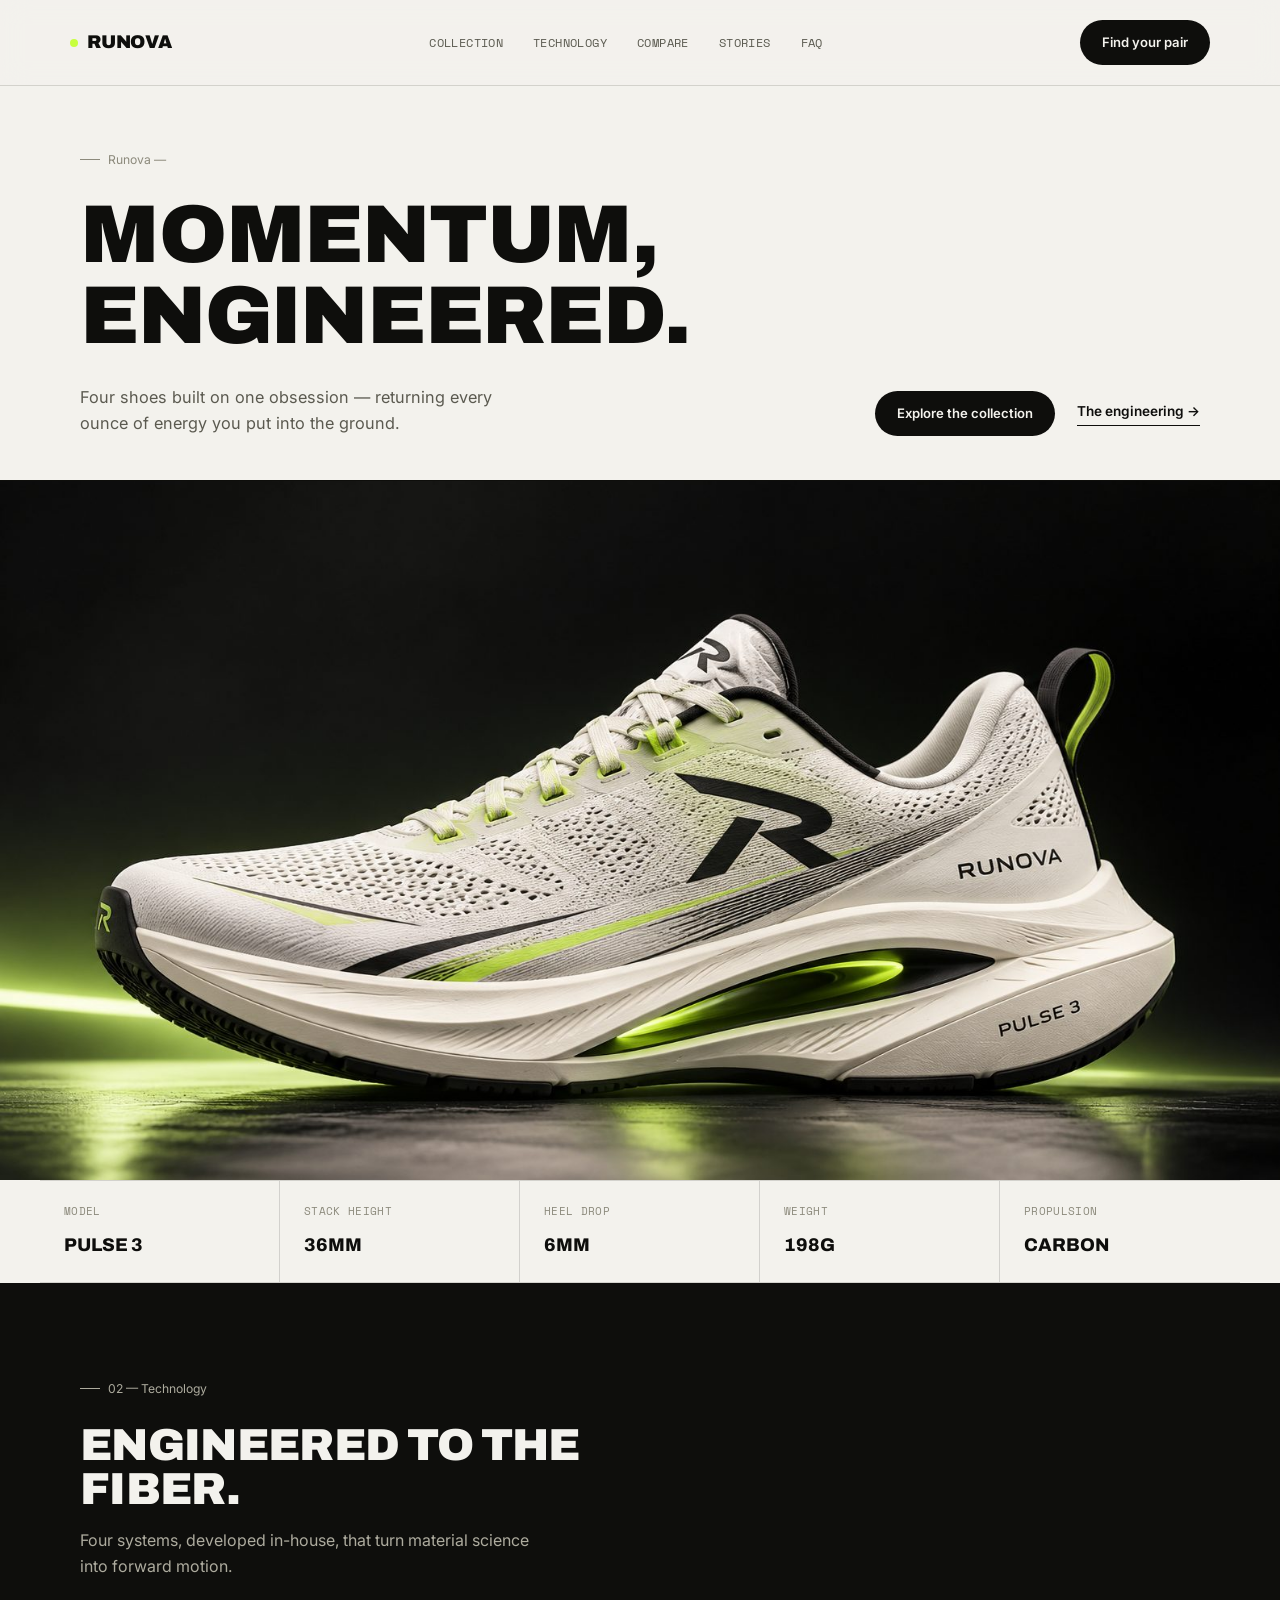
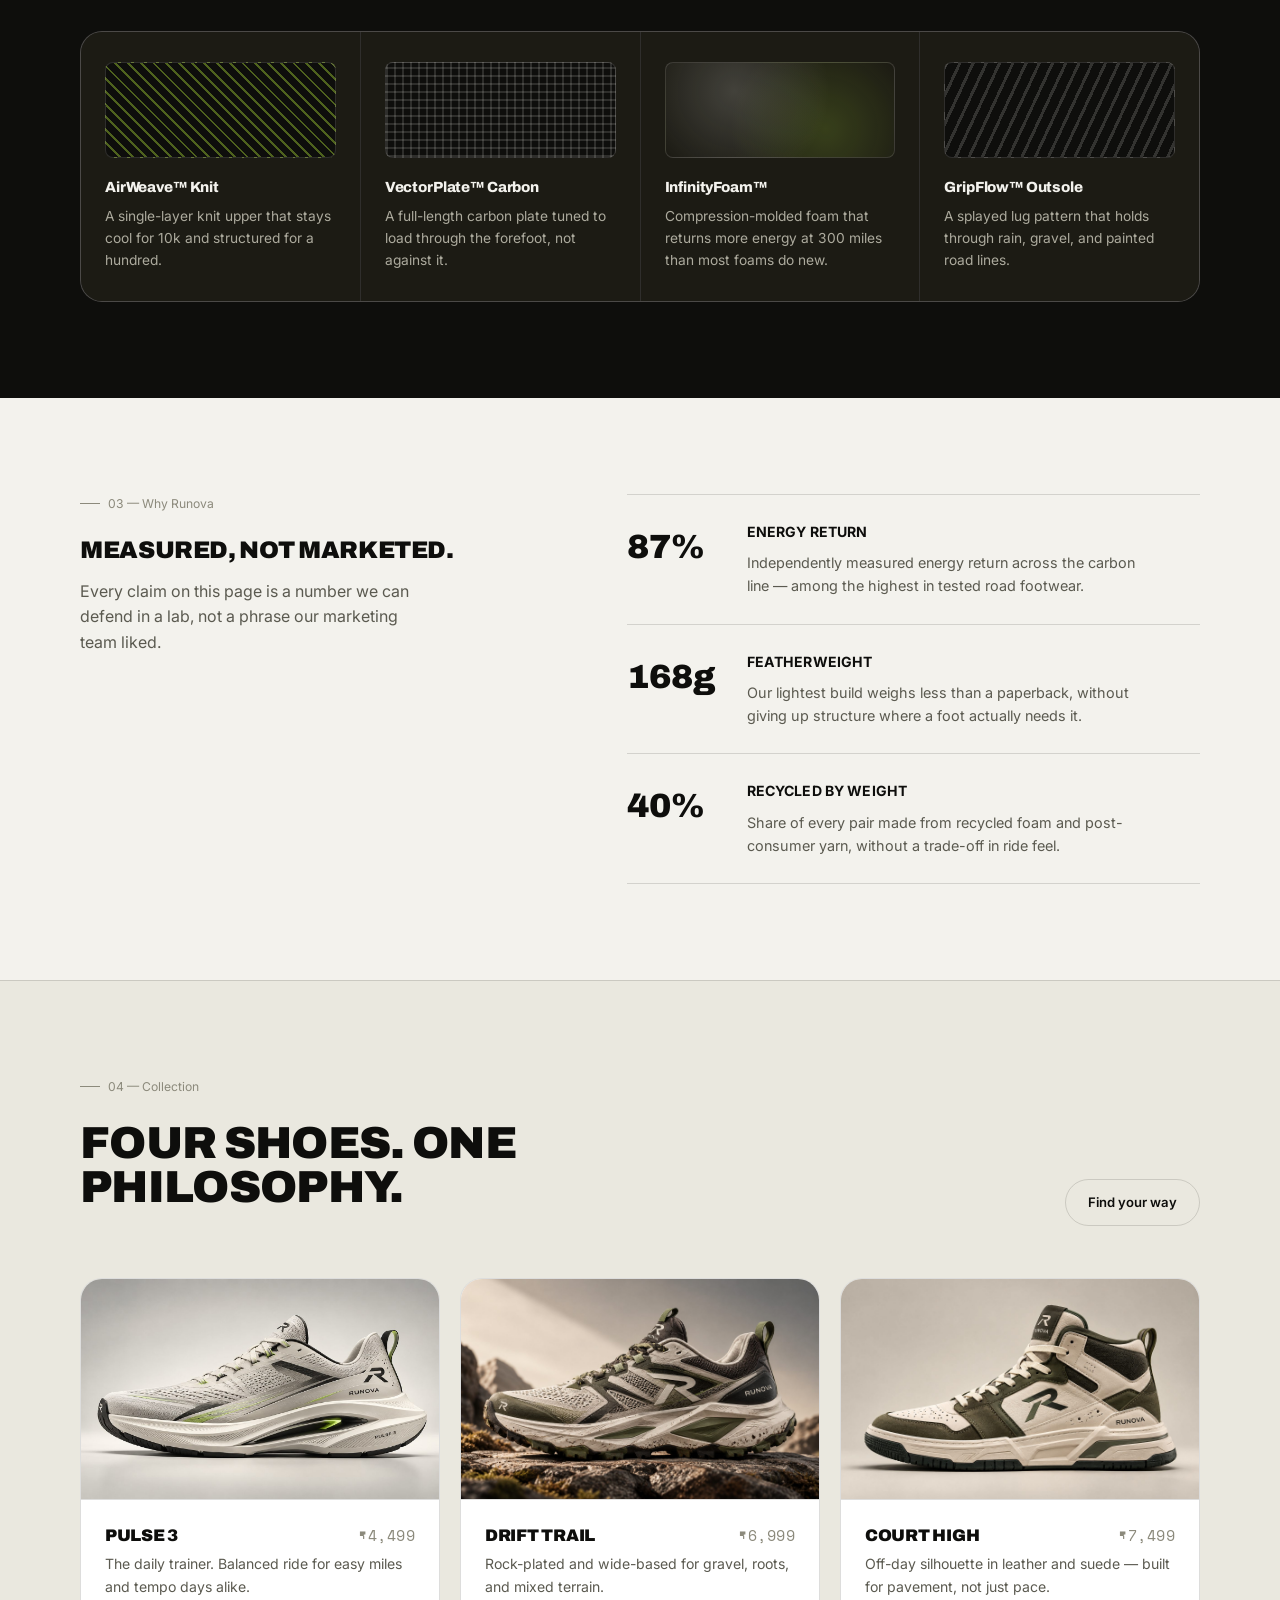
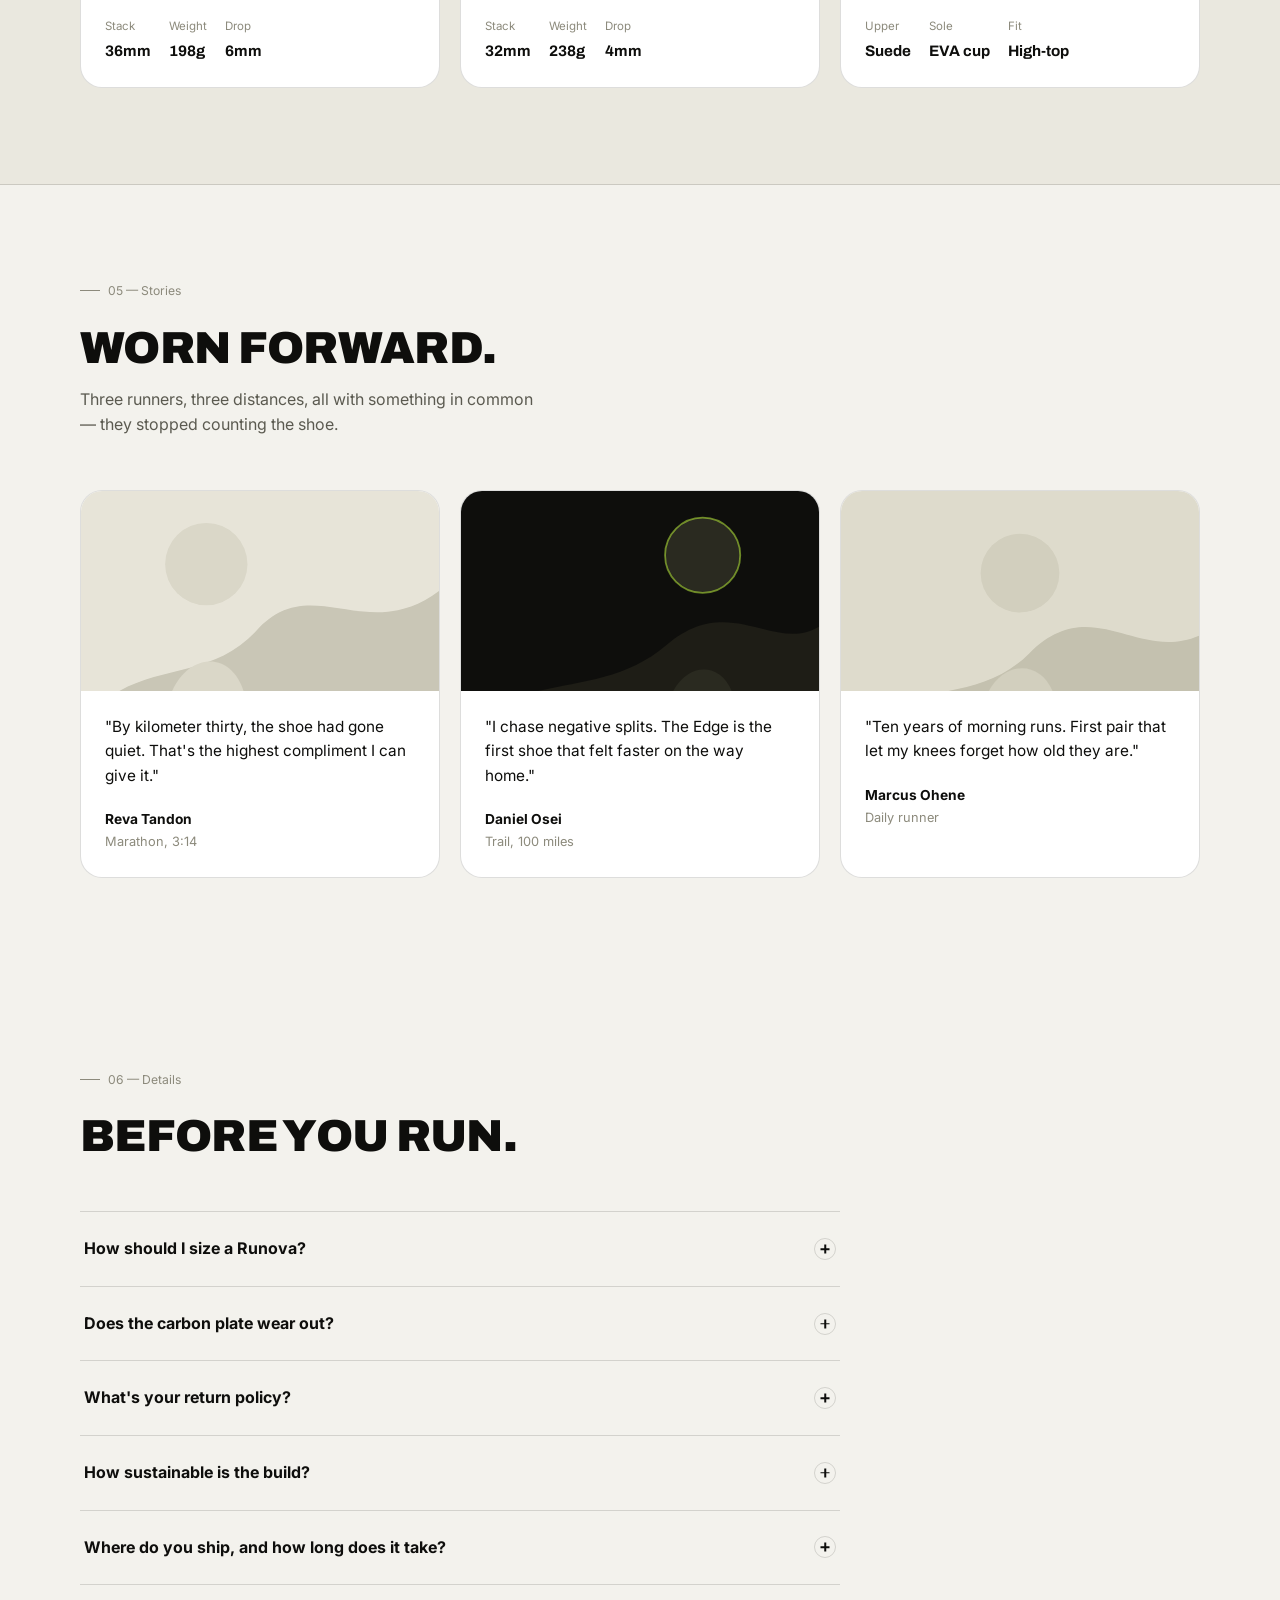
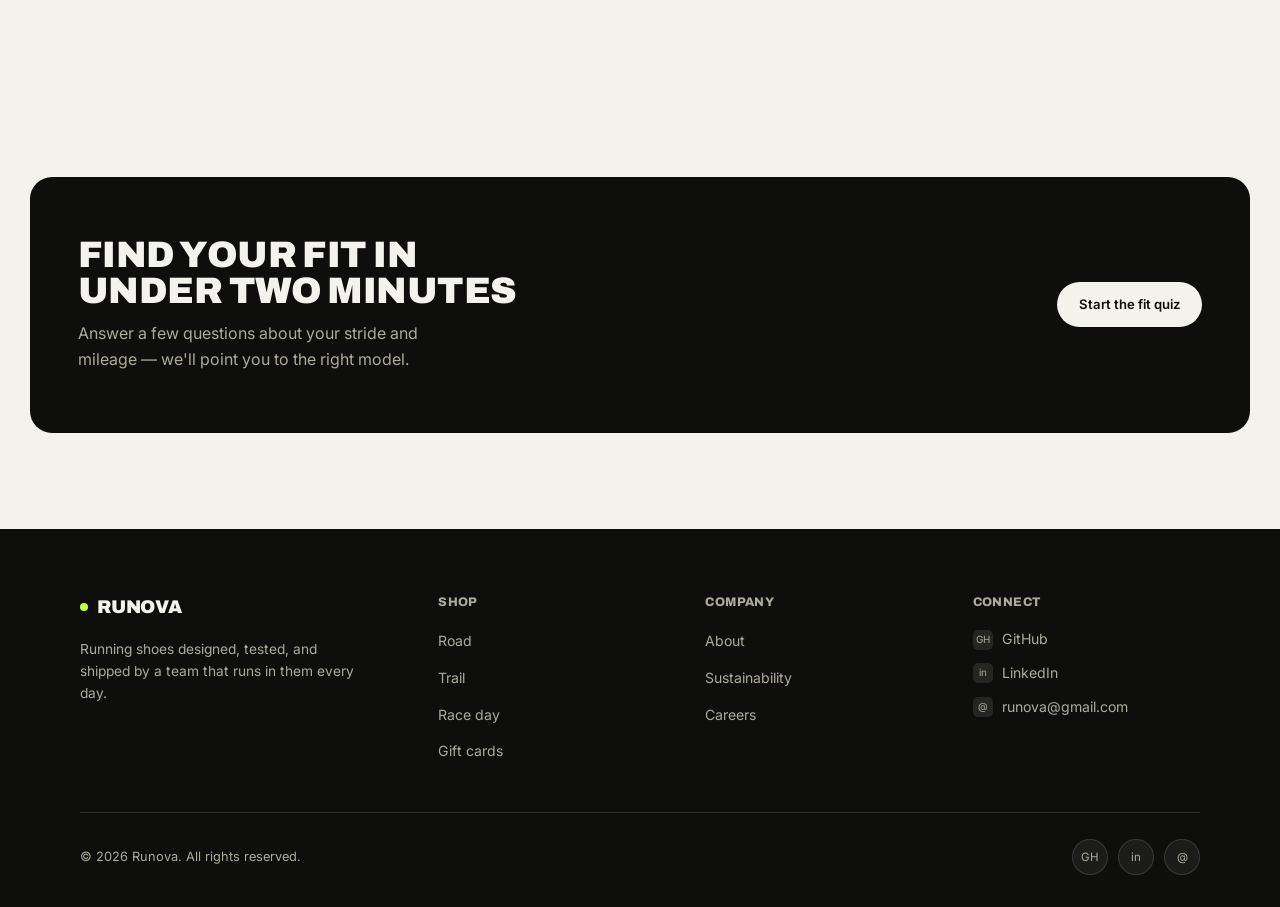
<file: WebDev-L1-LandingPage/index.html>
<!DOCTYPE html>
<html lang="en">
<head>
<meta charset="UTF-8">
<meta name="viewport" content="width=device-width, initial-scale=1.0">
<title>Runova — Momentum, Engineered.</title>
<link rel="preconnect" href="https://fonts.googleapis.com">
<link rel="preconnect" href="https://fonts.gstatic.com" crossorigin>
<link href="https://fonts.googleapis.com/css2?family=Archivo:wght@600;800;900&family=Space+Mono:wght@400;700&family=Inter:wght@400;500;600&display=swap" rel="stylesheet">
<link rel="stylesheet" href="style.css">
</head>
<body>

  <header class="nav">
    <div class="nav-inner">
      <a href="#top" class="logo"><span class="logo-dot"></span>Runova</a>
      <nav class="nav-links mono">
        <a href="#lineup">Collection</a>
        <a href="#tech">Technology</a>
        <a href="#measured">Compare</a>
        <a href="#stories">Stories</a>
        <a href="#faq">FAQ</a>
      </nav>
      <a href="#lineup" class="btn btn-solid">Find your pair</a>
    </div>
  </header>

  <main id="top">
    <section class="hero">
      <div class="wrap">
        <div class="eyebrow"><span class="dash"></span>Runova —</div>
        <h1>Momentum,<br>engineered.</h1>
        <div class="hero-sub-row">
          <p>Four shoes built on one obsession — returning every ounce of energy you put into the ground.</p>
          <div class="hero-cta">
            <a href="#lineup" class="btn btn-solid">Explore the collection</a>
            <a href="#tech" class="text-link">The engineering →</a>
          </div>
        </div>
      </div>

      <div class="hero-visual" style="--hero-h:460px; --hero-h-mobile:280px; --hero-pos:center 35%;">
        <img class="hero-photo" src="images/pulse3-hero.jpg" alt="Runova Pulse 3 running shoe, side profile">
      </div>

      <div class="wrap" style="padding:0;">
        <div class="spec-row">
          <div class="spec-cell"><div class="lbl mono">Model</div><div class="val">Pulse 3</div></div>
          <div class="spec-cell"><div class="lbl mono">Stack height</div><div class="val">36mm</div></div>
          <div class="spec-cell"><div class="lbl mono">Heel drop</div><div class="val">6mm</div></div>
          <div class="spec-cell"><div class="lbl mono">Weight</div><div class="val">198g</div></div>
          <div class="spec-cell"><div class="lbl mono">Propulsion</div><div class="val">Carbon</div></div>
        </div>
      </div>
    </section>

    <section class="tech" id="tech">
      <div class="wrap">
        <div class="eyebrow"><span class="dash"></span>02 — Technology</div>
        <div class="section-head">
          <h2>Engineered to the fiber.</h2>
          <p>Four systems, developed in-house, that turn material science into forward motion.</p>
        </div>
        <div class="tech-grid">
          <article class="tech-card">
            <div class="tech-swatch tex-knit"></div>
            <h3>AirWeave™ Knit</h3>
            <p>A single-layer knit upper that stays cool for 10k and structured for a hundred.</p>
          </article>
          <article class="tech-card">
            <div class="tech-swatch tex-carbon"></div>
            <h3>VectorPlate™ Carbon</h3>
            <p>A full-length carbon plate tuned to load through the forefoot, not against it.</p>
          </article>
          <article class="tech-card">
            <div class="tech-swatch tex-foam"></div>
            <h3>InfinityFoam™</h3>
            <p>Compression-molded foam that returns more energy at 300 miles than most foams do new.</p>
          </article>
          <article class="tech-card">
            <div class="tech-swatch tex-outsole"></div>
            <h3>GripFlow™ Outsole</h3>
            <p>A splayed lug pattern that holds through rain, gravel, and painted road lines.</p>
          </article>
        </div>
      </div>
    </section>

    <section class="measured" id="measured">
      <div class="wrap">
        <div class="copy">
          <div class="eyebrow"><span class="dash"></span>03 — Why Runova</div>
          <h2>Measured, not marketed.</h2>
          <p>Every claim on this page is a number we can defend in a lab, not a phrase our marketing team liked.</p>
        </div>
        <div class="stat-list">
          <div class="stat-row">
            <div class="num">87%</div>
            <div class="body">
              <h4>Energy return</h4>
              <p>Independently measured energy return across the carbon line — among the highest in tested road footwear.</p>
            </div>
          </div>
          <div class="stat-row">
            <div class="num">168g</div>
            <div class="body">
              <h4>Featherweight</h4>
              <p>Our lightest build weighs less than a paperback, without giving up structure where a foot actually needs it.</p>
            </div>
          </div>
          <div class="stat-row">
            <div class="num">40%</div>
            <div class="body">
              <h4>Recycled by weight</h4>
              <p>Share of every pair made from recycled foam and post-consumer yarn, without a trade-off in ride feel.</p>
            </div>
          </div>
        </div>
      </div>
    </section>

    <section class="lineup" id="lineup">
      <div class="wrap">
        <div class="section-head-row" style="margin-bottom:52px;">
          <div class="section-head" style="margin-bottom:0;">
            <div class="eyebrow"><span class="dash"></span>04 — Collection</div>
            <h2>Four shoes. One philosophy.</h2>
          </div>
          <a href="#faq" class="btn btn-outline">Find your way</a>
        </div>
        <div class="lineup-grid">

          <article class="shoe-card">
            <div class="frame frame-photo" style="--frame-h:220px; --frame-pos:center 42%;">
              <img class="shoe-photo" src="images/pulse3-studio.jpg" alt="Runova Pulse 3 running shoe, studio shot">
            </div>
            <div class="info">
              <div class="row"><h3>Pulse 3</h3><span class="price mono">₹4,499</span></div>
              <p class="desc">The daily trainer. Balanced ride for easy miles and tempo days alike.</p>
              <div class="mini-specs">
                <div>Stack<strong>36mm</strong></div>
                <div>Weight<strong>198g</strong></div>
                <div>Drop<strong>6mm</strong></div>
              </div>
            </div>
          </article>

          <article class="shoe-card">
            <div class="frame frame-photo" style="--frame-h:220px; --frame-pos:center 42%;">
              <img class="shoe-photo" src="images/drift-trail.jpg" alt="Runova Drift Trail shoe, on rocky terrain">
            </div>
            <div class="info">
              <div class="row"><h3>Drift Trail</h3><span class="price mono">₹6,999</span></div>
              <p class="desc">Rock-plated and wide-based for gravel, roots, and mixed terrain.</p>
              <div class="mini-specs">
                <div>Stack<strong>32mm</strong></div>
                <div>Weight<strong>238g</strong></div>
                <div>Drop<strong>4mm</strong></div>
              </div>
            </div>
          </article>

          <article class="shoe-card">
            <div class="frame frame-photo" style="--frame-h:220px; --frame-pos:center 42%;">
              <img class="shoe-photo" src="images/court-high.jpg" alt="Runova Court High sneaker, studio shot">
            </div>
            <div class="info">
              <div class="row"><h3>Court High</h3><span class="price mono">₹7,499</span></div>
              <p class="desc">Off-day silhouette in leather and suede — built for pavement, not just pace.</p>
              <div class="mini-specs">
                <div>Upper<strong>Suede</strong></div>
                <div>Sole<strong>EVA cup</strong></div>
                <div>Fit<strong>High-top</strong></div>
              </div>
            </div>
          </article>

        </div>
      </div>
    </section>

    <section class="stories" id="stories">
      <div class="wrap">
        <div class="section-head">
          <div class="eyebrow"><span class="dash"></span>05 — Stories</div>
          <h2>Worn forward.</h2>
          <p>Three runners, three distances, all with something in common — they stopped counting the shoe.</p>
        </div>
        <div class="stories-grid">

          <article class="story-card">
            <div class="story-photo">
              <svg viewBox="0 0 400 300" preserveAspectRatio="xMidYMid slice">
                <rect width="400" height="300" fill="#E7E4D8"/>
                <path d="M0 300 C60 220, 140 260, 200 190 C260 130, 320 210, 400 150 L400 300 Z" fill="#C9C6B6"/>
                <circle cx="140" cy="120" r="46" fill="#DAD7C8"/>
                <path d="M94 300 C96 210, 190 200, 186 300 Z" fill="#DAD7C8"/>
              </svg>
            </div>
            <div class="body">
              <p class="quote">"By kilometer thirty, the shoe had gone quiet. That's the highest compliment I can give it."</p>
              <div class="story-who"><strong>Reva Tandon</strong>Marathon, 3:14</div>
            </div>
          </article>

          <article class="story-card">
            <div class="story-photo">
              <svg viewBox="0 0 400 300" preserveAspectRatio="xMidYMid slice">
                <rect width="400" height="300" fill="#0E0E0C"/>
                <path d="M0 300 C80 240, 160 270, 230 210 C300 150, 350 220, 400 190 L400 300 Z" fill="#1E1D16"/>
                <circle cx="270" cy="110" r="42" fill="#2A2A20"/>
                <path d="M228 300 C230 220, 312 214, 308 300 Z" fill="#2A2A20"/>
                <circle cx="270" cy="110" r="42" fill="none" stroke="#C7FF3E" stroke-width="2" opacity="0.5"/>
              </svg>
            </div>
            <div class="body">
              <p class="quote">"I chase negative splits. The Edge is the first shoe that felt faster on the way home."</p>
              <div class="story-who"><strong>Daniel Osei</strong>Trail, 100 miles</div>
            </div>
          </article>

          <article class="story-card">
            <div class="story-photo">
              <svg viewBox="0 0 400 300" preserveAspectRatio="xMidYMid slice">
                <rect width="400" height="300" fill="#DEDBCC"/>
                <path d="M0 300 C70 250, 150 280, 210 220 C280 150, 330 230, 400 200 L400 300 Z" fill="#C4C1AF"/>
                <circle cx="200" cy="130" r="44" fill="#D2CFBE"/>
                <path d="M156 300 C158 218, 246 212, 242 300 Z" fill="#D2CFBE"/>
              </svg>
            </div>
            <div class="body">
              <p class="quote">"Ten years of morning runs. First pair that let my knees forget how old they are."</p>
              <div class="story-who"><strong>Marcus Ohene</strong>Daily runner</div>
            </div>
          </article>

        </div>
      </div>
    </section>

    <section class="faq" id="faq">
      <div class="wrap">
        <div class="section-head">
          <div class="eyebrow"><span class="dash"></span>06 — Details</div>
          <h2>Before you run.</h2>
        </div>
        <div class="faq-list">
          <details>
            <summary>How should I size a Runova?<span class="plus"></span></summary>
            <div class="answer">Most runners size true to their usual street shoe. If you're between sizes, or run trail, we suggest going up half a size for toe room on descents.</div>
          </details>
          <details>
            <summary>Does the carbon plate wear out?<span class="plus"></span></summary>
            <div class="answer">The plate itself doesn't compress like foam does. Expect full performance through 350–450 miles, after which the surrounding foam is the limiting factor.</div>
          </details>
          <details>
            <summary>What's your return policy?<span class="plus"></span></summary>
            <div class="answer">60 days, worn or unworn. Take them on an actual run — if they're not right, send them back for a full refund.</div>
          </details>
          <details>
            <summary>How sustainable is the build?<span class="plus"></span></summary>
            <div class="answer">40% of each pair by weight comes from recycled foam and post-consumer yarn, with a take-back program for full pairs at end of life.</div>
          </details>
          <details>
            <summary>Where do you ship, and how long does it take?<span class="plus"></span></summary>
            <div class="answer">We currently ship to 46 countries. Domestic orders arrive in 2–4 days; international timelines are shown at checkout before you pay.</div>
          </details>
        </div>
      </div>
    </section>

    <div class="cta-banner" id="signup">
      <div>
        <h2>Find your fit in under two minutes</h2>
        <p>Answer a few questions about your stride and mileage — we'll point you to the right model.</p>
      </div>
      <a href="#lineup" class="btn btn-invert">Start the fit quiz</a>
    </div>
  </main>

  <footer id="contact">
    <div class="wrap">
      <div class="footer-top">
        <div class="footer-brand">
          <a href="#top" class="logo"><span class="logo-dot"></span>Runova</a>
          <p>Running shoes designed, tested, and shipped by a team that runs in them every day.</p>
        </div>
        <div class="footer-col">
          <h4>Shop</h4>
          <ul>
            <li><a href="#lineup">Road</a></li>
            <li><a href="#lineup">Trail</a></li>
            <li><a href="#lineup">Race day</a></li>
            <li><a href="#">Gift cards</a></li>
          </ul>
        </div>
        <div class="footer-col">
          <h4>Company</h4>
          <ul>
            <li><a href="#measured">About</a></li>
            <li><a href="#">Sustainability</a></li>
            <li><a href="#">Careers</a></li>
          </ul>
        </div>
        <div class="footer-col">
          <h4>Connect</h4>
          <ul>
            <li><a class="connect-link" href="https://github.com/Rushilk08" target="_blank" rel="noopener"><span class="ico">GH</span>GitHub</a></li>
            <li><a class="connect-link" href="https://linkedin.com/in/rushilk08" target="_blank" rel="noopener"><span class="ico">in</span>LinkedIn</a></li>
            <li><a class="connect-link" href="mailto:runova@gmail.com"><span class="ico">@</span>runova@gmail.com</a></li>
          </ul>
        </div>
      </div>
      <div class="footer-bottom">
        <p>© 2026 Runova. All rights reserved.</p>
        <div class="socials">
          <a href="https://github.com/Rushilk08"class="social-btn" target="_blank" rel="noopener" aria-label="GitHub">GH</a>
          <a href="https://linkedin.com/in/rushilk08" class="social-btn" target="_blank" rel="noopener" aria-label="LinkedIn">in</a>
          <a href="mailto:runova@gmail.com" class="social-btn" aria-label="Email">@</a>
        </div>
      </div>
    </div>
  </footer>

</body>
</html>
</file>
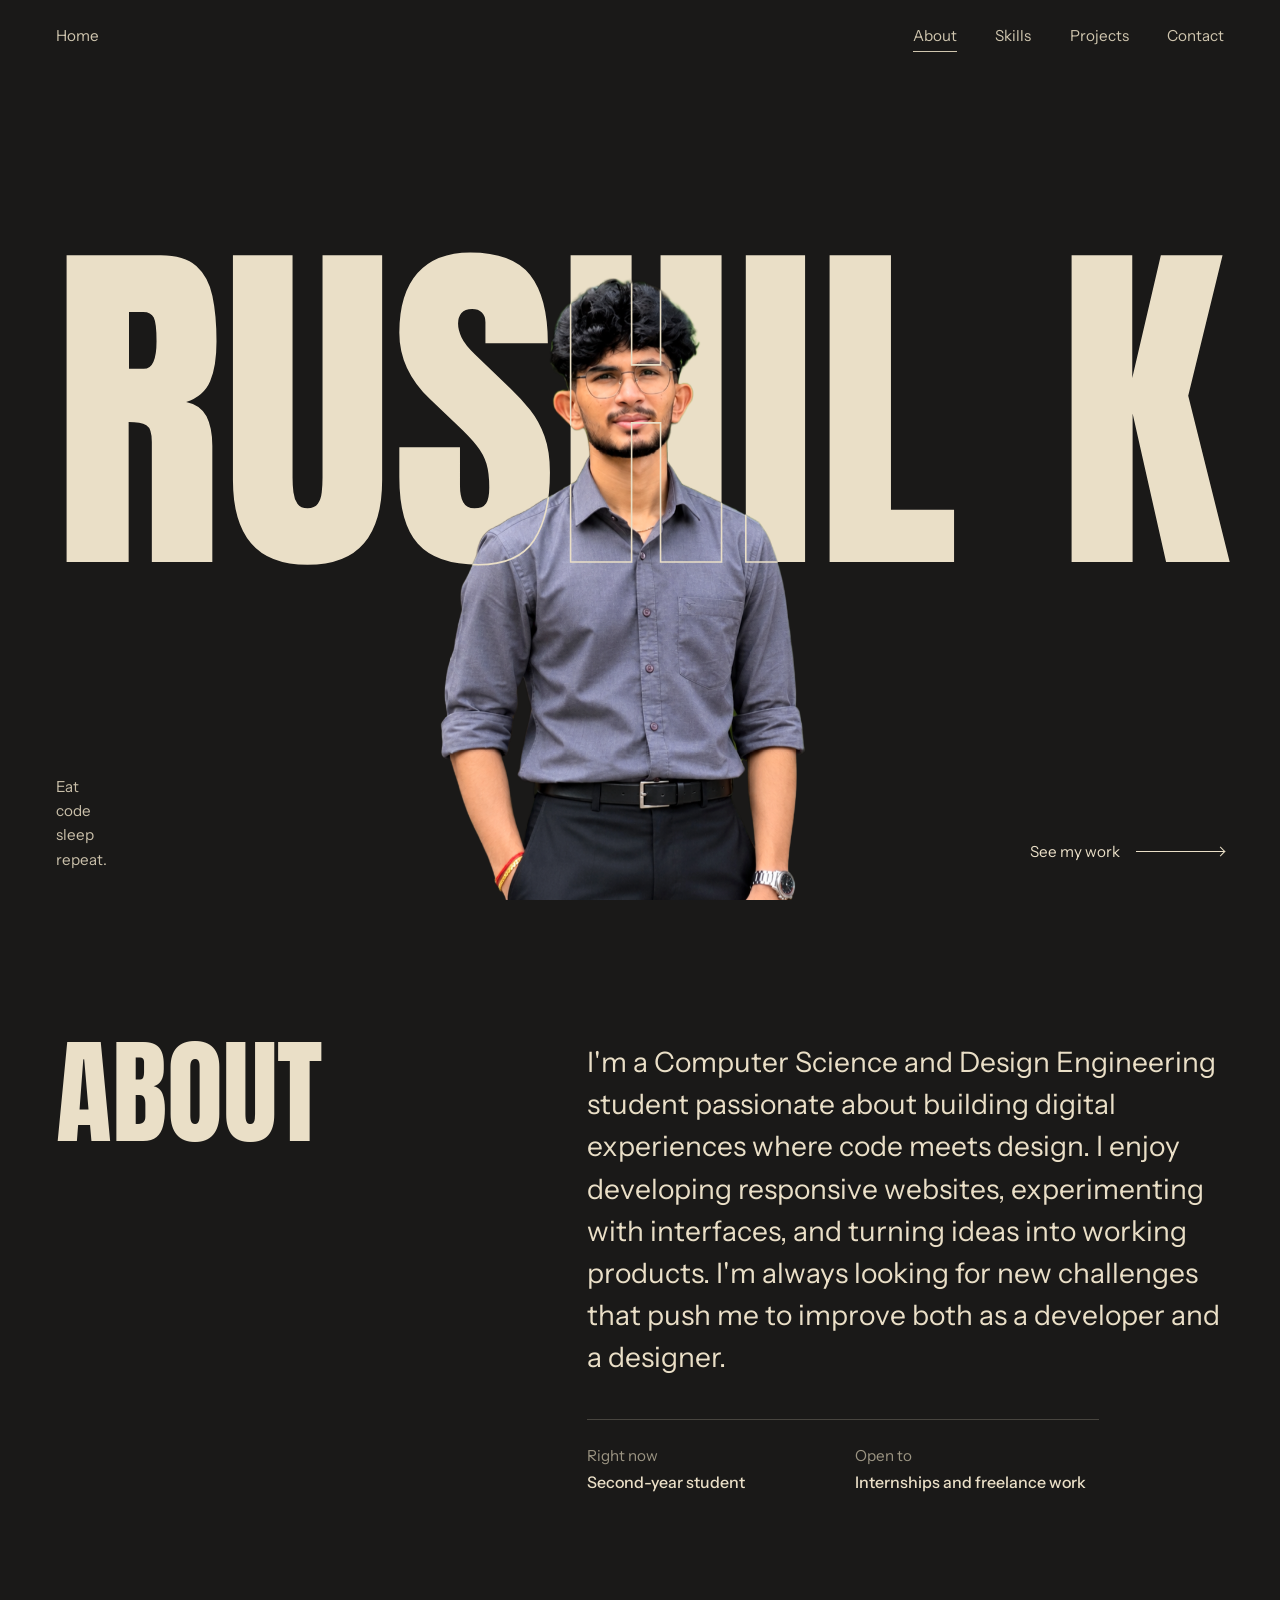
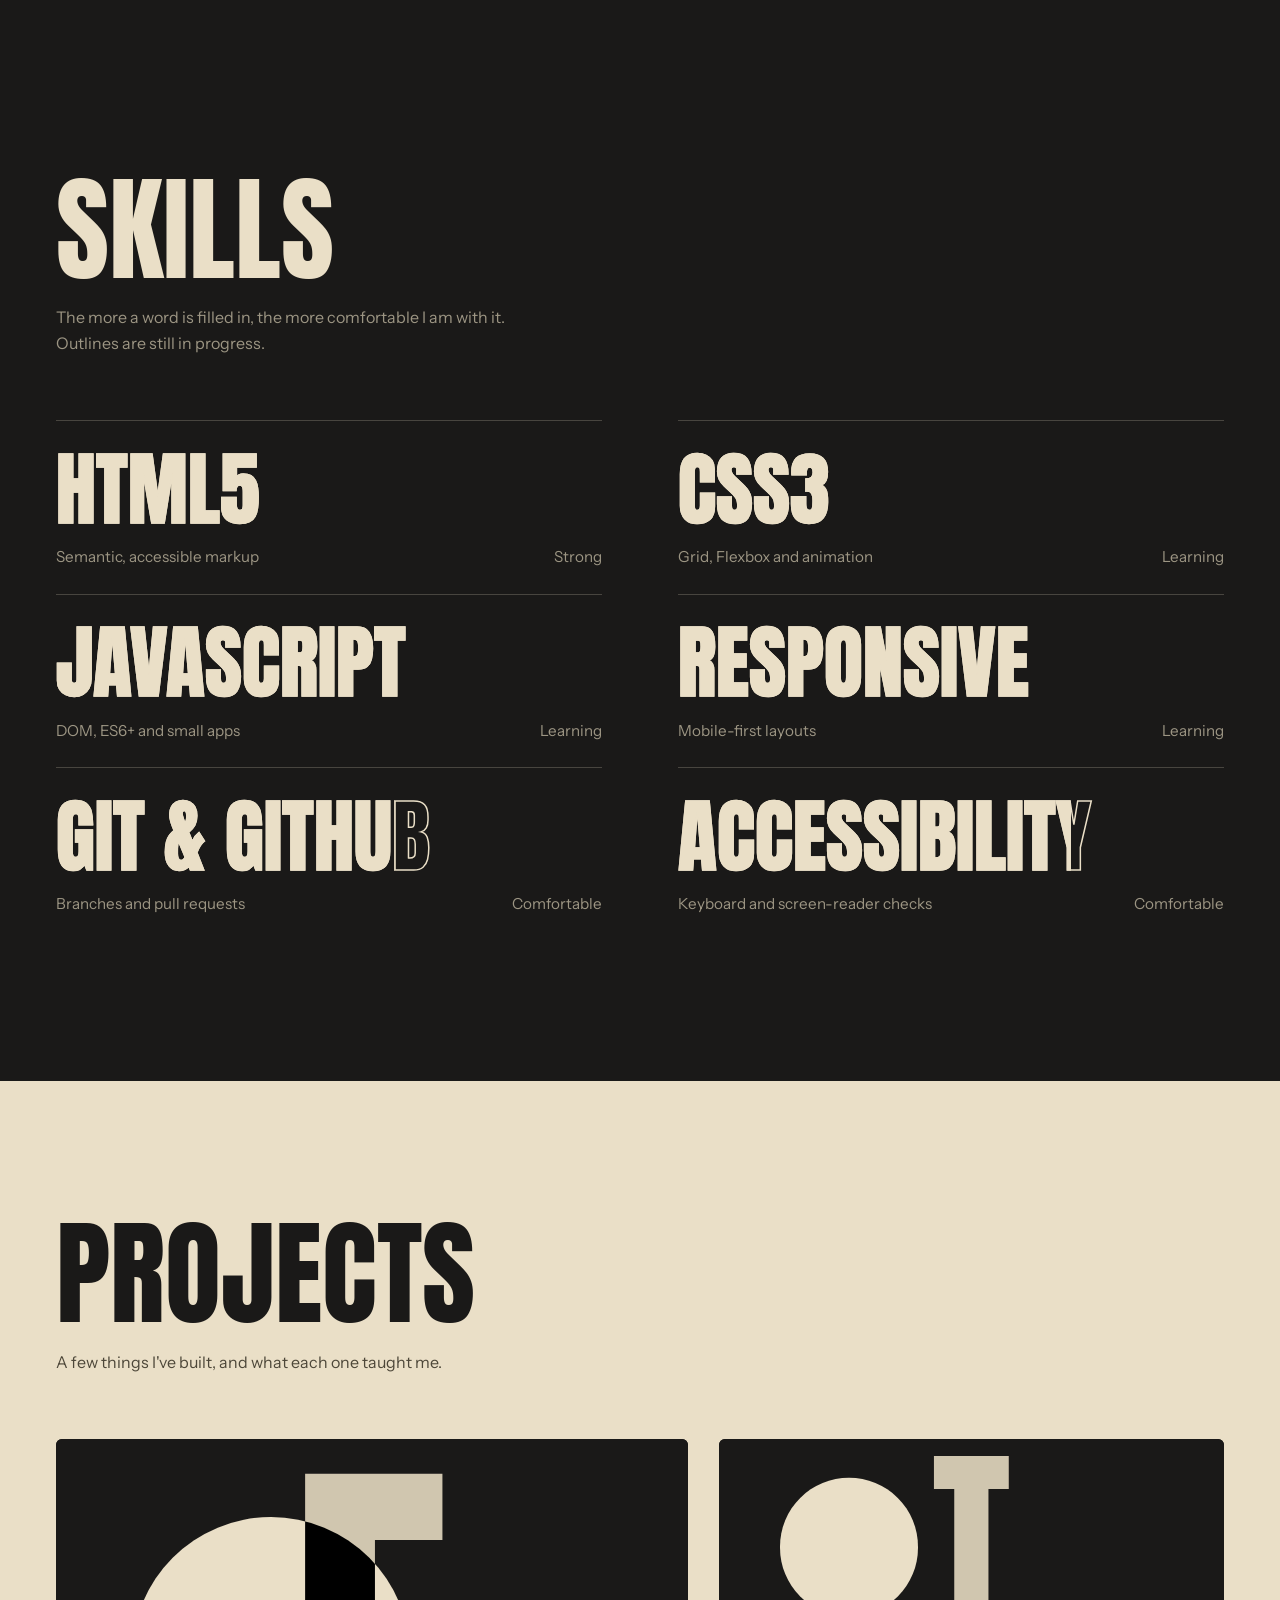
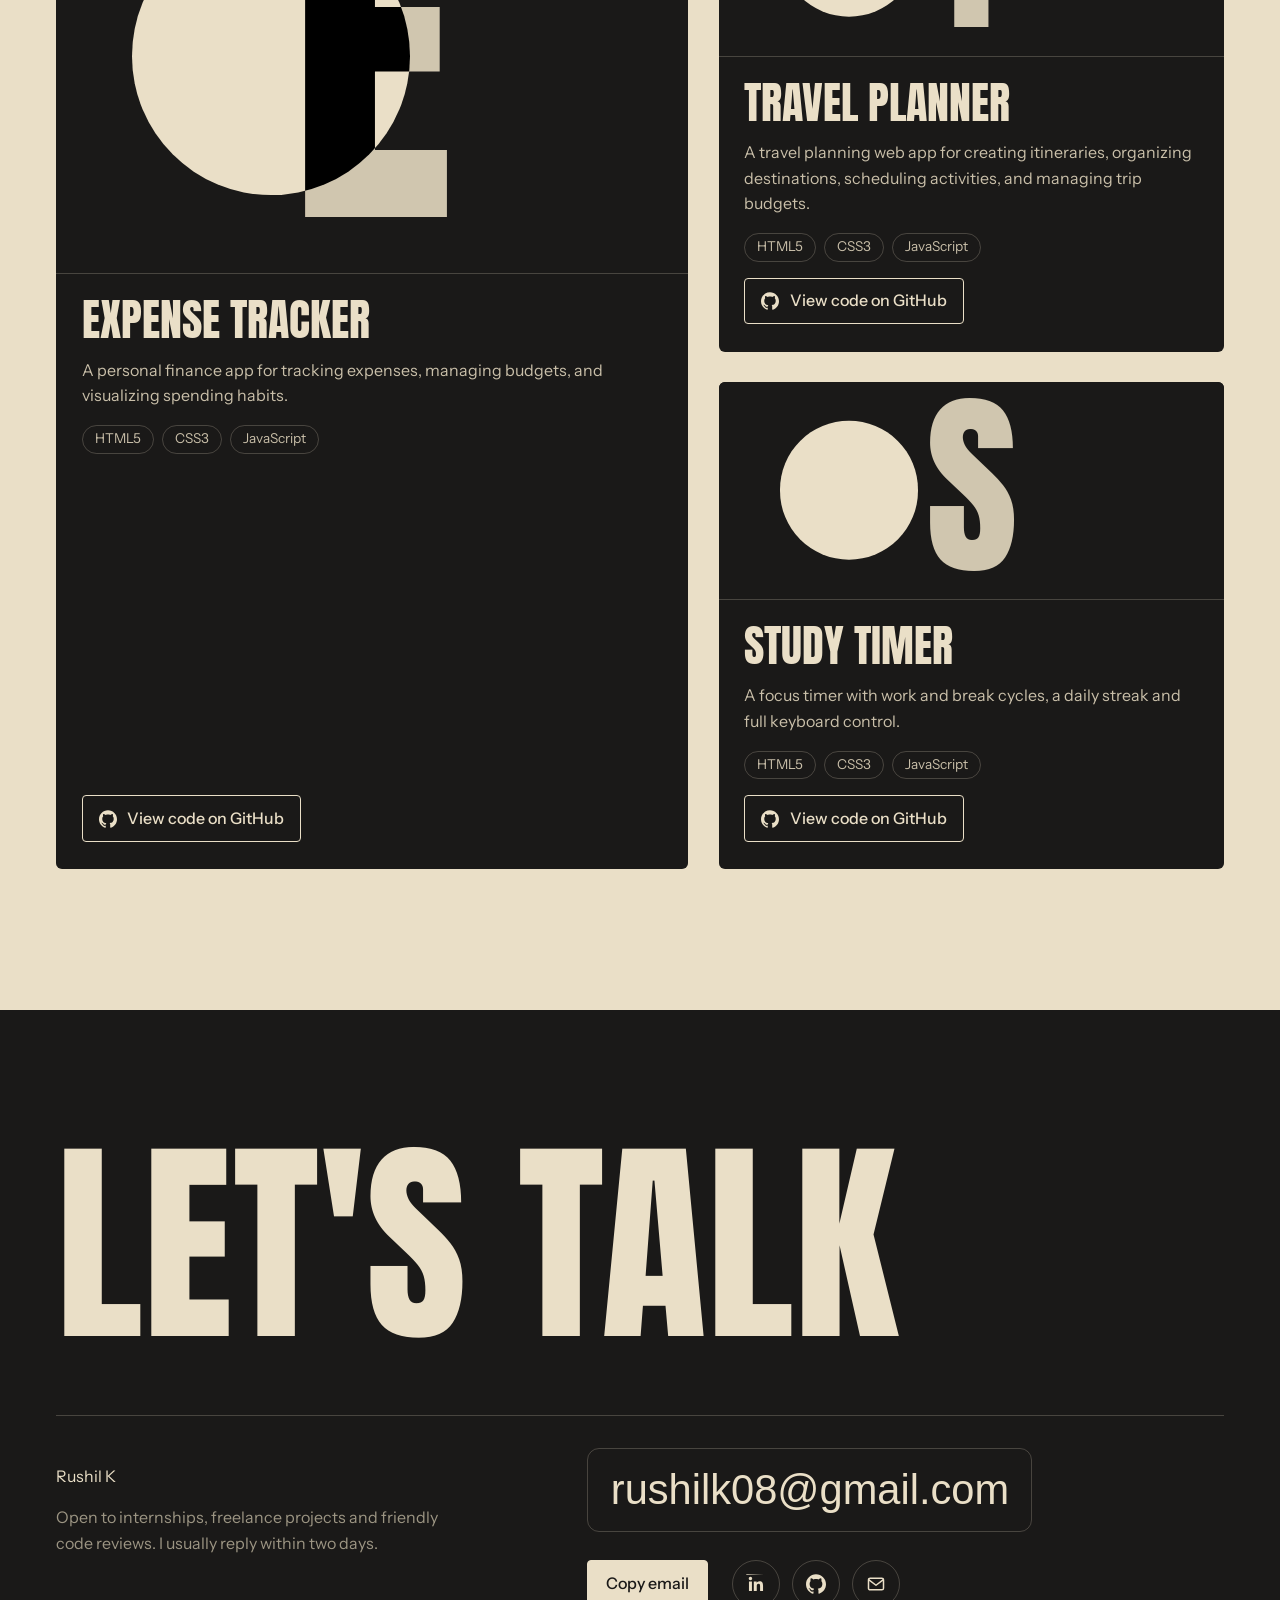
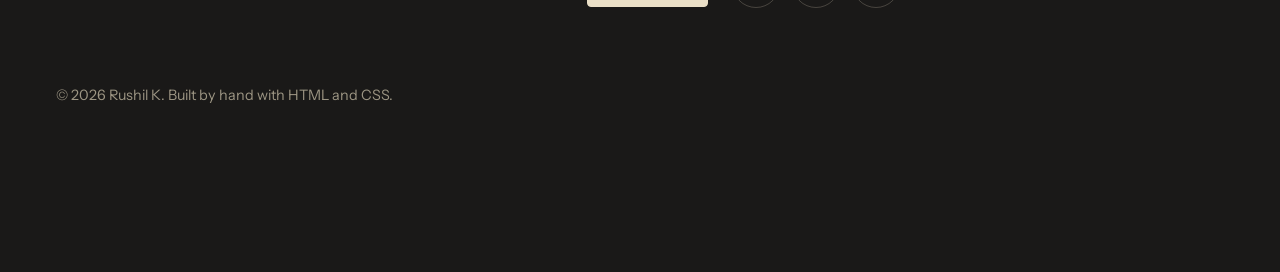
<file: WebDev-L1-Personal Portfolio/index.html>
<!DOCTYPE html>
<html lang="en">
<head>
<meta charset="utf-8">
<meta name="viewport" content="width=device-width, initial-scale=1, viewport-fit=cover">
<title>Rushil K | Developer Portfolio</title>
<meta name="description" content="Portfolio of Rushil K, a developer building calm, fast and accessible web interfaces.">
<meta name="color-scheme" content="dark">
<script>document.documentElement.classList.add('js');</script>
<link rel="preconnect" href="https://fonts.googleapis.com">
<link rel="preconnect" href="https://fonts.gstatic.com" crossorigin>
<link href="https://fonts.googleapis.com/css2?family=Anton&family=Instrument+Sans:wght@400;500;600&display=swap" rel="stylesheet">
<link rel="stylesheet" href="style.css">
</head>
<body>

<header class="bar">
  <a href="#home" class="bar__role">Home</a>
  <nav class="bar__nav" aria-label="Primary">
    <a href="#about">About</a>
    <a href="#skills">Skills</a>
    <a href="#projects">Projects</a>
    <a href="#contact">Contact</a>
  </nav>
  <button class="bar__menu" type="button" aria-expanded="false" aria-controls="drawer">Menu</button>
</header>

<div class="drawer" id="drawer" inert>
  <a href="#about">About</a>
  <a href="#skills">Skills</a>
  <a href="#projects">Projects</a>
  <a href="#contact">Contact</a>
</div>

<main>
  <section class="hero" id="home" aria-label="Introduction">
    <div class="layer layer--fill"><h1 class="name" id="nameFill" aria-label="Rushil K">Rushil K</h1></div>
    <div class="avatar" role="img" aria-label="Portrait placeholder for Rushil K"></div>
    <!-- Same name again, outlined, and only visible where the figure is: letters seem to weave behind and through the portrait -->
    <div class="mask" aria-hidden="true"><div class="layer layer--outline"><div class="name" id="nameOutline"></div></div></div>
    <p class="hero__tag">Eat<br>code<br>sleep<br>repeat.</p>
    <a class="hero__cue" href="#projects">See my work <span class="cue__line" aria-hidden="true"></span></a>
  </section>

  <!-- ============ ABOUT ============ -->
  <section class="section about" id="about">
    <div class="wrap about__grid">
      <h2 class="sec-title">About</h2>
      <div>
        <p class="about__text">I'm a Computer Science and Design Engineering student passionate about building digital experiences where code meets design. I enjoy developing responsive websites, experimenting with interfaces, and turning ideas into working products. I'm always looking for new challenges that push me to improve both as a developer and a designer.</p>
        <dl class="facts">
          <div><dt>Right now</dt><dd>Second-year student</dd></div>
          <div><dt>Open to</dt><dd>Internships and freelance work</dd></div>
        </dl>
      </div>
    </div>
  </section>

  <!-- ============ SKILLS ============ -->
  <section class="section skills" id="skills">
    <div class="wrap">
      <h2 class="sec-title">Skills</h2>
      <p class="skills__intro">The more a word is filled in, the more comfortable I am with it. Outlines are still in progress.</p>
      <ul class="skills__grid">
        <li class="skill" style="--target:90%"><p class="skill__word">HTML5</p><div class="skill__meta"><span>Semantic, accessible markup</span><span>Strong</span></div></li>
        <li class="skill" style="--target:85%"><p class="skill__word">CSS3</p><div class="skill__meta"><span>Grid, Flexbox and animation</span><span>Learning</span></div></li>
        <li class="skill" style="--target:68%"><p class="skill__word">JavaScript</p><div class="skill__meta"><span>DOM, ES6+ and small apps</span><span>Learning</span></div></li>
        <li class="skill" style="--target:80%"><p class="skill__word">Responsive</p><div class="skill__meta"><span>Mobile-first layouts</span><span>Learning</span></div></li>
        <li class="skill" style="--target:62%"><p class="skill__word">Git &amp; GitHub</p><div class="skill__meta"><span>Branches and pull requests</span><span>Comfortable</span></div></li>
        <li class="skill" style="--target:72%"><p class="skill__word">Accessibility</p><div class="skill__meta"><span>Keyboard and screen-reader checks</span><span>Comfortable</span></div></li>
      </ul>
    </div>
  </section>

  <!-- ============ PROJECTS ============ -->
  <section class="section projects" id="projects">
    <div class="wrap">
      <h2 class="sec-title">Projects</h2>
      <p class="intro">A few things I've built, and what each one taught me.</p>
      <div class="cards">
        <article class="card card--lead">
          <div class="art" aria-hidden="true"><span class="orb"></span><span class="glyph">E</span></div>
          <div class="card__body">
            <h3 class="card__title">Expense Tracker</h3>
            <p class="card__text">A personal finance app for tracking expenses, managing budgets, and visualizing spending habits.</p>
            <ul class="tags"><li>HTML5</li><li>CSS3</li><li>JavaScript</li></ul>
            <a class="gh" href="https://rushilk08.github.io/Projects/Expense%20Tracker" target="_blank" rel="noopener">
              <svg viewBox="0 0 24 24" aria-hidden="true"><path d="M12 .297c-6.63 0-12 5.373-12 12 0 5.303 3.438 9.8 8.205 11.385.6.113.82-.258.82-.577 0-.285-.01-1.04-.015-2.04-3.338.724-4.042-1.61-4.042-1.61C4.422 18.07 3.633 17.7 3.633 17.7c-1.087-.744.084-.729.084-.729 1.205.084 1.838 1.236 1.838 1.236 1.07 1.835 2.809 1.305 3.495.998.108-.776.417-1.305.76-1.605-2.665-.3-5.466-1.332-5.466-5.93 0-1.31.465-2.38 1.235-3.22-.135-.303-.54-1.523.105-3.176 0 0 1.005-.322 3.3 1.23.96-.267 1.98-.399 3-.405 1.02.006 2.04.138 3 .405 2.28-1.552 3.285-1.23 3.285-1.23.645 1.653.24 2.873.12 3.176.765.84 1.23 1.91 1.23 3.22 0 4.61-2.805 5.625-5.475 5.921.42.36.81 1.096.81 2.22 0 1.606-.015 2.896-.015 3.286 0 .315.21.69.825.57C20.565 22.092 24 17.592 24 12.297c0-6.627-5.373-12-12-12"/></svg>
              View code on GitHub<span class="visually-hidden"> for Expense Tracker</span></a>
          </div>
        </article>

        <article class="card">
          <div class="art" aria-hidden="true"><span class="orb"></span><span class="glyph">T</span></div>
          <div class="card__body">
            <h3 class="card__title">Travel Planner</h3>
            <p class="card__text">A travel planning web app for creating itineraries, organizing destinations, scheduling activities, and managing trip budgets.</p>
            <ul class="tags"><li>HTML5</li><li>CSS3</li><li>JavaScript</li></ul>
            <a class="gh" href="https://rushilk08.github.io/Projects/Travel-Planner" target="_blank" rel="noopener">
              <svg viewBox="0 0 24 24" aria-hidden="true"><path d="M12 .297c-6.63 0-12 5.373-12 12 0 5.303 3.438 9.8 8.205 11.385.6.113.82-.258.82-.577 0-.285-.01-1.04-.015-2.04-3.338.724-4.042-1.61-4.042-1.61C4.422 18.07 3.633 17.7 3.633 17.7c-1.087-.744.084-.729.084-.729 1.205.084 1.838 1.236 1.838 1.236 1.07 1.835 2.809 1.305 3.495.998.108-.776.417-1.305.76-1.605-2.665-.3-5.466-1.332-5.466-5.93 0-1.31.465-2.38 1.235-3.22-.135-.303-.54-1.523.105-3.176 0 0 1.005-.322 3.3 1.23.96-.267 1.98-.399 3-.405 1.02.006 2.04.138 3 .405 2.28-1.552 3.285-1.23 3.285-1.23.645 1.653.24 2.873.12 3.176.765.84 1.23 1.91 1.23 3.22 0 4.61-2.805 5.625-5.475 5.921.42.36.81 1.096.81 2.22 0 1.606-.015 2.896-.015 3.286 0 .315.21.69.825.57C20.565 22.092 24 17.592 24 12.297c0-6.627-5.373-12-12-12"/></svg>
              View code on GitHub<span class="visually-hidden"> for Travel Planner</span></a>
          </div>
        </article>

        <article class="card">
          <div class="art" aria-hidden="true"><span class="orb"></span><span class="glyph">S</span></div>
          <div class="card__body">
            <h3 class="card__title">Study Timer</h3>
            <p class="card__text">A focus timer with work and break cycles, a daily streak and full keyboard control.</p>
            <ul class="tags"><li>HTML5</li><li>CSS3</li><li>JavaScript</li></ul>
            <a class="gh" href="https://rushilk08.github.io/Projects/Study%20Timer" target="_blank" rel="noopener">
              <svg viewBox="0 0 24 24" aria-hidden="true"><path d="M12 .297c-6.63 0-12 5.373-12 12 0 5.303 3.438 9.8 8.205 11.385.6.113.82-.258.82-.577 0-.285-.01-1.04-.015-2.04-3.338.724-4.042-1.61-4.042-1.61C4.422 18.07 3.633 17.7 3.633 17.7c-1.087-.744.084-.729.084-.729 1.205.084 1.838 1.236 1.838 1.236 1.07 1.835 2.809 1.305 3.495.998.108-.776.417-1.305.76-1.605-2.665-.3-5.466-1.332-5.466-5.93 0-1.31.465-2.38 1.235-3.22-.135-.303-.54-1.523.105-3.176 0 0 1.005-.322 3.3 1.23.96-.267 1.98-.399 3-.405 1.02.006 2.04.138 3 .405 2.28-1.552 3.285-1.23 3.285-1.23.645 1.653.24 2.873.12 3.176.765.84 1.23 1.91 1.23 3.22 0 4.61-2.805 5.625-5.475 5.921.42.36.81 1.096.81 2.22 0 1.606-.015 2.896-.015 3.286 0 .315.21.69.825.57C20.565 22.092 24 17.592 24 12.297c0-6.627-5.373-12-12-12"/></svg>
              View code on GitHub<span class="visually-hidden"> for Study Timer</span></a>
          </div>
        </article>
      </div>
    </div>
  </section>

  <!-- ============ CONTACT ============-->
  <section class="section contact" id="contact">
    <div class="wrap">
      <h2 class="contact__title">Let's talk</h2>
      <div class="contact__grid">
        <div>
          <p class="contact__name">Rushil K</p>
          <p class="contact__note">Open to internships, freelance projects and friendly code reviews. I usually reply within two days.</p>
        </div>
        <div>
          <a class="mail" id="mail" href="mailto:rushilk08@gmail.com">rushilk08@gmail.com</a>
          <div class="contact__row">
            <button class="btn" type="button" id="copy">Copy email</button>
            <ul class="social">
              <li><a href="https://www.linkedin.com/in/rushilk08" target="_blank" rel="noopener" aria-label="LinkedIn profile">
                <svg viewBox="0 0 24 24" aria-hidden="true"><path d="M20.447 20.452h-3.554v-5.569c0-1.328-.027-3.037-1.852-3.037-1.853 0-2.136 1.445-2.136 2.939v5.667H9.351V9h3.414v1.561h.046c.477-.9 1.637-1.85 3.37-1.85 3.601 0 4.267 2.37 4.267 5.455v6.286zM5.337 7.433c-1.144 0-2.063-.926-2.063-2.065 0-1.138.92-2.063 2.063-2.063 1.14 0 2.064.925 2.064 2.063 0 1.139-.925 2.065-2.064 2.065zm1.782 13.019H3.555V9h3.564v11.452zM22.225 0H1.771C.792 0 0 .774 0 1。729v20。54２C０ ２３。２２７。７９２ ２４ １。７７１ ２４h２０。４５１C２３。２ ２４ ２４ ２３。２２７ ２４ ２２。２７１V１。７２９C２４ 。７７４ ２３。２ ０ ２２。２２２ ０h。００３z"/></svg></a></li>
              <li><a href="https://github.com/RushilK08" target="_blank" rel="noopener" aria-label="GitHub profile">
                <svg viewBox="0 0 24 24" aria-hidden="true"><path d="M12 .297c-6.63 0-12 5.373-12 12 0 5.303 3.438 9.8 8.205 11.385.6.113.82-.258.82-.577 0-.285-.01-1.04-.015-2.04-3.338.724-4.042-1.61-4.042-1.61C4.422 18.07 3.633 17.7 3.633 17.7c-1.087-.744.084-.729.084-.729 1.205.084 1.838 1.236 1.838 1.236 1.07 1.835 2.809 1.305 3.495.998.108-.776.417-1.305.76-1.605-2.665-.3-5.466-1.332-5.466-5.93 0-1.31.465-2.38 1.235-3.22-.135-.303-.54-1.523.105-3.176 0 0 1.005-.322 3.3 1.23.96-.267 1.98-.399 3-.405 1.02.006 2.04.138 3 .405 2.28-1.552 3.285-1.23 3.285-1.23.645 1.653.24 2.873.12 3.176.765.84 1.23 1.91 1.23 3.22 0 4.61-2.805 5.625-5.475 5.921.42.36.81 1.096.81 2.22 0 1.606-.015 2.896-.015 3.286 0 .315.21.69.825.57C20.565 22.092 24 17.592 24 12.297c0-6.627-5.373-12-12-12"/></svg></a></li>
              <li><a href="mailto:rushilk08@gmail.com" aria-label="Send an email">
                <svg class="stroke" viewBox="0 0 24 24" aria-hidden="true"><rect x="3" y="5" width="18" height="14" rx="2"/><path d="m3.5 7 8.5 6.5L20.5 7"/></svg></a></li>
            </ul>
          </div>
        </div>
      </div>
    </div>
    <footer class="wrap foot">&copy; 2026 Rushil K. Built by hand with HTML and CSS.</footer>
  </section>
</main>

<div class="toast" id="toast" role="status" aria-live="polite">Email copied</div>

<script src="script.js"></script>
</body>
</html>
</file>
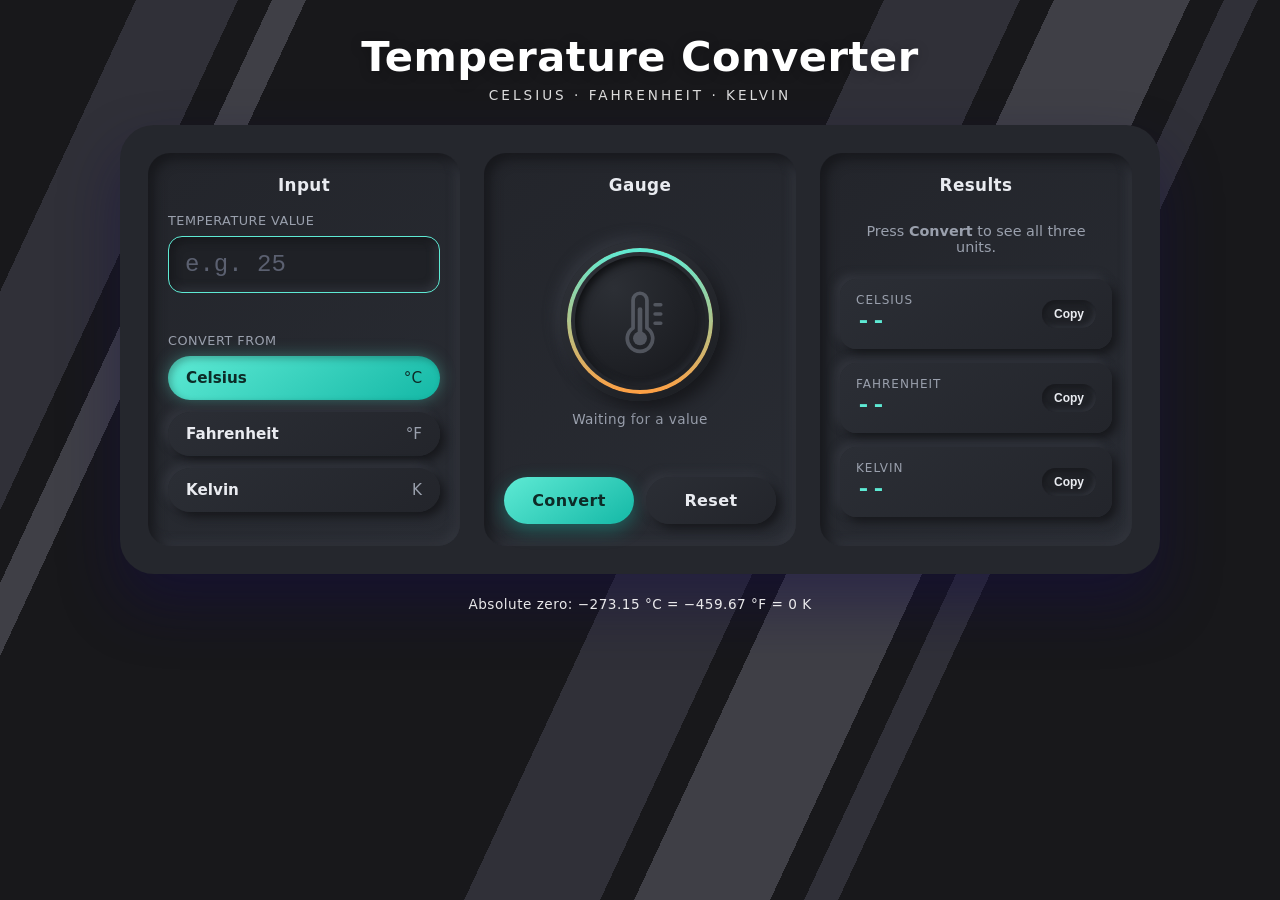
<file: WebDev-L1-Temperature Converter Website/index.html>
<!DOCTYPE html>
<html lang="en">
<head>
  <meta charset="UTF-8" />
  <meta name="viewport" content="width=device-width, initial-scale=1.0" />
  <meta name="description" content="Convert temperatures between Celsius, Fahrenheit and Kelvin instantly." />
  <title>Temperature Converter</title>
  <link rel="stylesheet" href="style.css" />
</head>
<body>

  <main class="stage">
    <h1 class="page-title">Temperature Converter</h1>
    <p class="page-sub">Celsius · Fahrenheit · Kelvin</p>

    <section class="app" aria-label="Temperature converter">

      <!-- LEFT: input + input unit (Checklist 1 & 2) -->
      <div class="panel panel-input">
        <h2 class="panel-title">Input</h2>

        <label class="field-label" for="tempInput">Temperature value</label>
        <div class="input-wrap" id="inputWrap">
          <input
            type="text"
            id="tempInput"
            inputmode="decimal"
            autocomplete="off"
            placeholder="e.g. 25"
            aria-describedby="errorMsg"
          />
        </div>
        <p class="error" id="errorMsg" role="alert" aria-live="polite"></p>

        <fieldset class="unit-group">
          <legend class="field-label">Convert from</legend>

          <input type="radio" name="unit" id="unitC" value="C" checked />
          <label for="unitC" class="pill">Celsius <span>°C</span></label>

          <input type="radio" name="unit" id="unitF" value="F" />
          <label for="unitF" class="pill">Fahrenheit <span>°F</span></label>

          <input type="radio" name="unit" id="unitK" value="K" />
          <label for="unitK" class="pill">Kelvin <span>K</span></label>
        </fieldset>
      </div>

      <!-- MIDDLE: gauge + action buttons (Checklist 4) -->
      <div class="panel panel-middle">
        <h2 class="panel-title">Gauge</h2>

        <!-- Dynamic temperature icon: snowflake (cold), thermometer (moderate), flame (hot) -->
        <div class="temp-badge" id="tempBadge" data-state="idle" role="img"
             aria-label="Temperature status: waiting for a value">
          <span class="badge-ring"></span>
          <span class="badge-core">

            <!-- Snowflake: cold -->
            <svg class="badge-icon icon-cold" viewBox="0 0 64 64" aria-hidden="true">
              <defs>
                <g id="snowArm">
                  <line x1="32" y1="8" x2="32" y2="56" />
                  <polyline points="25,15 32,22 39,15" />
                  <polyline points="25,49 32,42 39,49" />
                </g>
              </defs>
              <g class="snow-spin" fill="none" stroke="currentColor" stroke-width="3.2"
                 stroke-linecap="round" stroke-linejoin="round">
                <use href="#snowArm" />
                <use href="#snowArm" transform="rotate(60 32 32)" />
                <use href="#snowArm" transform="rotate(120 32 32)" />
              </g>
            </svg>

            <!-- Thermometer: moderate (also shown, dimmed, while idle) -->
            <svg class="badge-icon icon-moderate" viewBox="0 0 64 64" aria-hidden="true">
              <path d="M26 38V14a6 6 0 0 1 12 0v24a11 11 0 1 1-12 0z"
                    fill="none" stroke="currentColor" stroke-width="3.2" stroke-linejoin="round" />
              <path d="M45 18h5M45 26h5M45 34h5" fill="none" stroke="currentColor"
                    stroke-width="3" stroke-linecap="round" />
              <rect class="mercury" x="30" y="20" width="4" height="27" rx="2" fill="currentColor" />
              <circle cx="32" cy="47" r="6" fill="currentColor" />
            </svg>

            <!-- Flame: hot -->
            <svg class="badge-icon icon-hot" viewBox="0 0 24 24" aria-hidden="true">
              <path class="flame-path"
                    d="M8.5 14.5A2.5 2.5 0 0 0 11 12c0-1.38-.5-2-1-3-1.072-2.143-.224-4.054 2-6 .5 2.5 2 4.9 4 6.5 2 1.6 3 3.5 3 5.5a7 7 0 1 1-14 0c0-1.153.433-2.294 1-3a2.5 2.5 0 0 0 2.5 2.5z"
                    fill="currentColor" fill-opacity="0.28" stroke="currentColor"
                    stroke-width="1.5" stroke-linecap="round" stroke-linejoin="round" />
            </svg>

          </span>
        </div>
        <p class="badge-label" id="badgeLabel">Waiting for a value</p>

        <div class="actions">
          <button type="button" class="btn btn-primary" id="convertBtn">Convert</button>
          <button type="button" class="btn btn-ghost" id="resetBtn">Reset</button>
        </div>
      </div>

      <!-- RIGHT: results for all units at once (Checklist 3, 5 & 6) -->
      <div class="panel panel-results">
        <h2 class="panel-title">Results</h2>

        <p class="notice" id="notice" role="status" aria-live="polite">
          Press <strong>Convert</strong> to see all three units.
        </p>

        <ul class="results" id="results">
          <li class="result" data-unit="C">
            <span class="result-label">Celsius</span>
            <span class="result-value" id="outC">--</span>
            <button type="button" class="copy" data-copy="outC" aria-label="Copy Celsius value">Copy</button>
          </li>
          <li class="result" data-unit="F">
            <span class="result-label">Fahrenheit</span>
            <span class="result-value" id="outF">--</span>
            <button type="button" class="copy" data-copy="outF" aria-label="Copy Fahrenheit value">Copy</button>
          </li>
          <li class="result" data-unit="K">
            <span class="result-label">Kelvin</span>
            <span class="result-value" id="outK">--</span>
            <button type="button" class="copy" data-copy="outK" aria-label="Copy Kelvin value">Copy</button>
          </li>
        </ul>
      </div>

    </section>

    <footer class="foot">Absolute zero: −273.15 °C = −459.67 °F = 0 K</footer>
  </main>

  <script src="script.js"></script>
</body>
</html>
</file>
<file: WebDev-L1-LandingPage/style.css>
/* ==========================================================================
   RUNOVA — design tokens (editorial monochrome)
   ========================================================================== */
:root{
  --paper:     #F3F2ED;   /* warm off-white, light sections */
  --paper-alt: #EAE8DF;
  --ink:       #0E0E0C;   /* near-black, dark sections */
  --ink-alt:   #17160F;
  --card:      #FFFFFF;
  --card-dark: #1C1B14;

  --border:      rgba(14,14,12,0.14);
  --border-soft:rgba(14,14,12,0.08);
  --border-dark: rgba(243,242,237,0.14);

  --text:        #0E0E0C;
  --text-dim:    #5B5A50;
  --text-faint:  #8C8A7C;
  --text-invert: #F3F2ED;
  --text-invert-dim: #ADAB9E;

  --lime: #C7FF3E;
  --lime-deep: #7FA61F;

  --radius-lg: 22px;
  --radius-md: 14px;
  --radius-sm: 8px;
  --maxw: 1220px;
}

*{ box-sizing: border-box; margin: 0; padding: 0; }
html{ scroll-behavior: smooth; }
[id]{ scroll-margin-top: 96px; }
#lineup{
  scroll-margin-top: 26px;
}
#tech{
  scroll-margin-top: 80px;
}
#measured{
  scroll-margin-top: 138px;
}
#stories{
  scroll-margin-top: 30px;
}
#faq{
  scroll-margin-top: 30px;
}
body{
  background: var(--paper);
  color: var(--text);
  font-family: 'Inter', sans-serif;
  font-size: 16px;
  line-height: 1.6;
  -webkit-font-smoothing: antialiased;
  overflow-x: hidden;
}

h1,h2,h3,.display{
  font-family: 'Archivo', sans-serif;
  font-weight: 900;
  letter-spacing: -0.015em;
  line-height: 0.98;
  text-transform: uppercase;
  color: var(--text);
}

.mono{
  font-family: 'Space Mono', monospace;
  text-transform: uppercase;
  letter-spacing: 0.03em;
}

a{ color: inherit; text-decoration: none; }
img,svg{ display: block; max-width: 100%; }
ul{ list-style: none; }
button{ font-family: inherit; cursor: pointer; border: none; background: none; }

.wrap{ max-width: var(--maxw); margin: 0 auto; padding: 0 40px; }

/* ==========================================================================
   NAV
   ========================================================================== */
header.nav{
  position: sticky;
  top: 0;
  z-index: 100;
  background: rgba(243,242,237,0.86);
  backdrop-filter: blur(14px);
  -webkit-backdrop-filter: blur(14px);
  border-bottom: 1px solid var(--border);
}
.nav-inner{
  max-width: var(--maxw);
  margin: 0 auto;
  padding: 20px 40px;
  display: flex;
  align-items: center;
  justify-content: space-between;
  gap: 24px;
}
.logo{
  display: flex;
  align-items: center;
  gap: 9px;
  font-family: 'Archivo', sans-serif;
  font-weight: 900;
  font-size: 1.15rem;
  letter-spacing: -0.01em;
  text-transform: uppercase;
  white-space: nowrap;
}
.logo-dot{ width: 8px; height: 8px; border-radius: 50%; background: var(--lime); flex-shrink: 0; }
.nav-links{
  display: flex;
  align-items: center;
  gap: 30px;
  font-size: 0.82rem;
  color: var(--text-dim);
}
.nav-links.mono a{ font-size: 0.76rem; }
.nav-links a{ transition: color 0.15s ease; }
.nav-links a:hover{ color: var(--text); }

.btn{
  display: inline-flex;
  align-items: center;
  justify-content: center;
  gap: 8px;
  padding: 12px 22px;
  border-radius: 999px;
  font-size: 0.82rem;
  font-weight: 600;
  white-space: nowrap;
  transition: transform 0.15s ease, box-shadow 0.15s ease, background 0.15s ease;
}
.btn:focus-visible{ outline: 2px solid var(--lime-deep); outline-offset: 3px; }
.btn-solid{
  color: var(--text-invert);
  background: var(--ink);
}
.btn-solid:hover{ transform: translateY(-1px); box-shadow: 0 10px 24px -10px rgba(14,14,12,0.5); }
.btn-outline{
  color: var(--text);
  background: transparent;
  border: 1px solid var(--border);
}
.btn-outline:hover{ background: rgba(14,14,12,0.05); }
.btn-invert{
  color: var(--ink);
  background: var(--text-invert);
}
.btn-invert:hover{ transform: translateY(-1px); box-shadow: 0 10px 24px -10px rgba(0,0,0,0.4); }
.text-link{
  font-size: 0.85rem;
  font-weight: 600;
  border-bottom: 1px solid currentColor;
  padding-bottom: 2px;
}

/* ==========================================================================
   HERO
   ========================================================================== */
.hero{ padding: 64px 40px 0; }
.eyebrow{
  display: flex;
  align-items: center;
  gap: 8px;
  color: var(--text-faint);
  font-size: 0.76rem;
  margin-bottom: 26px;
}
.eyebrow .dash{ width: 20px; height: 1px; background: var(--text-faint); }

.hero h1{
  font-size: clamp(2.8rem, 6.4vw, 5.4rem);
  max-width: 820px;
  margin-bottom: 28px;
}
.hero-sub-row{
  display: grid;
  grid-template-columns: 1.3fr 1fr;
  gap: 40px;
  align-items: end;
  margin-bottom: 44px;
}
.hero-sub-row p{ color: var(--text-dim); font-size: 1.02rem; max-width: 420px; }
.hero-cta{ display: flex; align-items: center; gap: 22px; justify-content: flex-end; flex-wrap: wrap; }

.hero-visual{
  position: relative;
  height: 700px;
  margin: 0 -40px;
  background: #0E0E0C;
  border-top: 1px solid var(--border);
  overflow: hidden;
}
.hero-visual .hero-photo{
  width: 100%;
  height: 100%;
  object-fit: var(--hero-fit, cover);
  object-position: var(--hero-pos, center 35%);
}

.spec-row{
  display: grid;
  grid-template-columns: repeat(5, 1fr);
  border-top: 1px solid var(--border);
  border-bottom: 1px solid var(--border);
}
.spec-cell{
  padding: 22px 24px;
  border-right: 1px solid var(--border);
}
.spec-cell:last-child{ border-right: none; }
.spec-cell .lbl{ color: var(--text-faint); font-size: 0.68rem; margin-bottom: 10px; }
.spec-cell .val{ font-family: 'Archivo', sans-serif; font-weight: 800; font-size: 1.15rem; text-transform: uppercase; }

/* ==========================================================================
   SECTION SHARED
   ========================================================================== */
section{ padding: 96px 40px; }
.section-head{ max-width: 620px; margin-bottom: 52px; }
.section-head h2{ font-size: clamp(1.9rem, 3.6vw, 2.8rem); margin-bottom: 16px; }
.section-head p{ color: var(--text-dim); font-size: 1rem; max-width: 460px; }
.section-head-row{
  display: flex;
  align-items: flex-end;
  justify-content: space-between;
  gap: 24px;
  flex-wrap: wrap;
}

/* ==========================================================================
   TECHNOLOGY (dark)
   ========================================================================== */
.tech{ background: var(--ink); color: var(--text-invert); }
.tech .eyebrow{ color: var(--text-invert-dim); }
.tech .eyebrow .dash{ background: var(--text-invert-dim); }
.tech h2{ color: var(--text-invert); }
.tech .section-head p{ color: var(--text-invert-dim); }
.tech-grid{
  display: grid;
  grid-template-columns: repeat(4, 1fr);
  gap: 1px;
  background: var(--border-dark);
  border: 1px solid var(--border-dark);
  border-radius: var(--radius-lg);
  overflow: hidden;
}
.tech-card{
  background: var(--card-dark);
  padding: 30px 24px;
}
.tech-swatch{
  height: 96px;
  border-radius: var(--radius-sm);
  margin-bottom: 22px;
  position: relative;
  overflow: hidden;
  background: #0E0E0C;
  border: 1px solid var(--border-dark);
}
.tech-card h3{
  font-size: 0.92rem;
  font-weight: 800;
  color: var(--text-invert);
  margin-bottom: 10px;
  text-transform: none;
  letter-spacing: -0.01em;
}
.tech-card p{ color: var(--text-invert-dim); font-size: 0.86rem; }

/* mesh / material textures, pure CSS */
.tex-knit{ background-image: repeating-linear-gradient(45deg, rgba(199,255,62,0.35) 0 2px, transparent 2px 9px); }
.tex-carbon{ background-image: repeating-linear-gradient(0deg, rgba(243,242,237,0.14) 0 2px, transparent 2px 8px), repeating-linear-gradient(90deg, rgba(243,242,237,0.14) 0 2px, transparent 2px 8px); }
.tex-foam{ background: radial-gradient(circle at 30% 30%, rgba(243,242,237,0.18), transparent 55%), radial-gradient(circle at 70% 70%, rgba(199,255,62,0.16), transparent 55%); }
.tex-outsole{ background-image: repeating-linear-gradient(115deg, rgba(243,242,237,0.16) 0 3px, transparent 3px 12px); }

/* ==========================================================================
   MEASURED / STATS
   ========================================================================== */
.measured .wrap{
  display: grid;
  grid-template-columns: 1fr 1.15fr;
  gap: 48px;
}
.measured .copy p{ color: var(--text-dim); margin-top: 16px; max-width: 340px; }
.stat-list{ display: flex; flex-direction: column; }
.stat-row{
  display: grid;
  grid-template-columns: minmax(96px, auto) 1fr;
  align-items: start;
  gap: 24px;
  padding: 26px 0;
  border-top: 1px solid var(--border);
}
.stat-list .stat-row:last-child{ border-bottom: 1px solid var(--border); }
.stat-row .num{ font-family: 'Archivo', sans-serif; font-weight: 900; font-size: 2.1rem; white-space: nowrap; }
.stat-row .body h4{
  font-size: 0.88rem;
  font-weight: 700;
  text-transform: uppercase;
  letter-spacing: 0.01em;
  margin-bottom: 8px;
}
.stat-row .body p{ color: var(--text-dim); font-size: 0.9rem; max-width: 400px; }

/* ==========================================================================
   LINEUP
   ========================================================================== */
.lineup{ background: var(--paper-alt); border-top: 1px solid var(--border); border-bottom: 1px solid var(--border); }
.lineup-grid{
  display: grid;
  grid-template-columns: repeat(3, 1fr);
  gap: 20px;
}
.shoe-card{
  background: var(--card);
  border: 1px solid var(--border);
  border-radius: var(--radius-lg);
  overflow: hidden;
  display: flex;
  flex-direction: column;
}
.shoe-card .frame{
  height: var(--frame-h, 220px);
  position: relative;
  overflow: hidden;
}
.frame-photo{ background: #EDEBE2; }
.shoe-card .frame .shoe-photo{
  width: 100%;
  height: 100%;
  object-fit: var(--frame-fit, cover);
  object-position: var(--frame-pos, center 42%);
  transition: transform 0.4s ease;
}
.shoe-card:hover .shoe-photo{ transform: scale(1.04); }
.shoe-card .info{ padding: 24px; border-top: 1px solid var(--border); }
.shoe-card .info .row{ display: flex; align-items: baseline; justify-content: space-between; gap: 12px; margin-bottom: 6px; }
.shoe-card h3{ font-size: 1.05rem; }
.shoe-card .price{ font-family: 'Space Mono', monospace; font-size: 0.92rem; color: var(--text-faint); }
.shoe-card .desc{ color: var(--text-dim); font-size: 0.88rem; margin-bottom: 18px; }
.mini-specs{ display: flex; gap: 18px; }
.mini-specs div{ font-size: 0.72rem; color: var(--text-faint); }
.mini-specs strong{ display: block; color: var(--text); font-family: 'Archivo', sans-serif; font-size: 0.95rem; margin-top: 4px; }

/* ==========================================================================
   STORIES
   ========================================================================== */
.stories-grid{
  display: grid;
  grid-template-columns: repeat(3, 1fr);
  gap: 20px;
}
.story-card{
  background: var(--card);
  border: 1px solid var(--border);
  border-radius: var(--radius-lg);
  overflow: hidden;
}
.story-photo{
  height: 200px;
  position: relative;
  overflow: hidden;
}
.story-photo svg{ width: 100%; height: 100%; }
.story-card .body{ padding: 24px; }
.story-card p.quote{ font-size: 0.96rem; line-height: 1.6; margin-bottom: 20px; }
.story-who{ font-size: 0.8rem; color: var(--text-faint); }
.story-who strong{ color: var(--text); display: block; font-size: 0.86rem; margin-bottom: 2px; }

/* ==========================================================================
   FAQ
   ========================================================================== */
.faq-list{ border-top: 1px solid var(--border); max-width: 760px; }
.faq-list details{ border-bottom: 1px solid var(--border); }
.faq-list summary{
  list-style: none;
  padding: 24px 4px;
  display: flex;
  align-items: center;
  justify-content: space-between;
  gap: 20px;
  cursor: pointer;
  font-weight: 700;
  font-size: 1rem;
}
.faq-list summary::-webkit-details-marker{ display: none; }
.faq-list summary .plus{
  width: 22px; height: 22px;
  border-radius: 50%;
  border: 1px solid var(--border);
  flex-shrink: 0;
  position: relative;
}
.faq-list summary .plus::before,
.faq-list summary .plus::after{
  content: "";
  position: absolute;
  background: var(--text);
  top: 50%; left: 50%;
  transform: translate(-50%,-50%);
}
.faq-list summary .plus::before{ width: 9px; height: 1.5px; }
.faq-list summary .plus::after{ width: 1.5px; height: 9px; transition: transform 0.15s ease; }
.faq-list details[open] summary .plus::after{ transform: translate(-50%,-50%) scaleY(0); }
.faq-list .answer{ padding: 0 4px 24px; color: var(--text-dim); font-size: 0.92rem; max-width: 560px; }

/* ==========================================================================
   CTA BANNER
   ========================================================================== */
.cta-banner{
  max-width: var(--maxw);
  margin: 96px auto;
  padding: 60px 48px;
  border-radius: var(--radius-lg);
  background: var(--ink);
  color: var(--text-invert);
  display: flex;
  align-items: center;
  justify-content: space-between;
  gap: 32px;
  flex-wrap: wrap;
}
.cta-banner h2{ color: var(--text-invert); font-size: clamp(1.7rem, 3.2vw, 2.3rem); max-width: 440px; }
.cta-banner p{ color: var(--text-invert-dim); max-width: 340px; margin-top: 12px; }

/* ==========================================================================
   FOOTER
   ========================================================================== */
footer{ background: var(--ink); color: var(--text-invert); padding: 64px 40px 32px; }
.footer-top{
  display: grid;
  grid-template-columns: 1.4fr repeat(3, 1fr);
  gap: 40px;
  padding-bottom: 48px;
  border-bottom: 1px solid var(--border-dark);
}
.footer-brand .logo{ margin-bottom: 16px; color: var(--text-invert); }
.footer-brand p{ color: var(--text-invert-dim); font-size: 0.86rem; max-width: 280px; }
.footer-col h4{
  font-family: 'Archivo', sans-serif;
  font-size: 0.78rem;
  font-weight: 800;
  text-transform: uppercase;
  letter-spacing: 0.03em;
  margin-bottom: 16px;
  color: var(--text-invert-dim);
}
.footer-col ul{ display: flex; flex-direction: column; gap: 11px; }
.footer-col a{ color: var(--text-invert-dim); font-size: 0.88rem; transition: color 0.15s ease; }
.footer-col a:hover{ color: var(--text-invert); }
.footer-col .connect-link{ display: flex; align-items: center; gap: 9px; }
.footer-col .connect-link .ico{
  width: 20px; height: 20px;
  border-radius: 5px;
  background: rgba(243,242,237,0.1);
  display: flex; align-items: center; justify-content: center;
  font-size: 0.62rem;
  flex-shrink: 0;
}
.footer-bottom{
  display: flex;
  align-items: center;
  justify-content: space-between;
  padding-top: 26px;
  flex-wrap: wrap;
  gap: 16px;
}
.footer-bottom p{ color: var(--text-invert-dim); font-size: 0.8rem; }
.socials{ display: flex; gap: 10px; }
.social-btn{
  width: 36px; height: 36px;
  border-radius: 50%;
  background: rgba(243,242,237,0.06);
  border: 1px solid var(--border-dark);
  display: flex; align-items: center; justify-content: center;
  font-size: 0.72rem;
  color: var(--text-invert-dim);
  transition: color 0.15s ease, border-color 0.15s ease;
}
.social-btn:hover{ color: var(--text-invert); border-color: var(--lime); }

/* ==========================================================================
   RESPONSIVE
   ========================================================================== */
@media (max-width: 980px){
  .hero-sub-row{ grid-template-columns: 1fr; gap: 20px; }
  .hero-cta{ justify-content: flex-start; }
  .spec-row{ grid-template-columns: repeat(3, 1fr); }
  .spec-cell:nth-child(3){ border-right: none; }
  .spec-cell:nth-child(4),.spec-cell:nth-child(5){ border-top: 1px solid var(--border); }
  .tech-grid{ grid-template-columns: repeat(2, 1fr); }
  .measured .wrap{ grid-template-columns: 1fr; }
  .lineup-grid{ grid-template-columns: repeat(2, 1fr); }
  .stories-grid{ grid-template-columns: repeat(2, 1fr); }
  .footer-top{ grid-template-columns: 1fr 1fr; }
}

@media (max-width: 720px){
  .wrap{ padding: 0 22px; }
  .nav-inner{ padding: 16px 22px; }
  .nav-links{ display: none; }
  #tech{
  scroll-margin-top: 25px;
}
  #measured{
  scroll-margin-top: 25px;
}
  .hero{ padding: 56px 4px 0; }
  .hero .btn-solid{
  transform: translateX(-13px);
}
  .hero-visual{ margin: 0 -22px; height: 260px; }
  section{ padding: 68px 22px; }
  .spec-row{ grid-template-columns: repeat(2, 1fr); }
  .spec-cell:nth-child(2n){ border-right: none; }
  .spec-cell:nth-child(n+3){ border-top: 1px solid var(--border); }
  .tech-grid{ grid-template-columns: 1fr; }
  .lineup-grid{ grid-template-columns: 1fr; }
  .shoe-card .frame{
    height: 180px;
  }
  .shoe-card .frame .shoe-photo{
    object-fit: cover;
    object-position: center;
  }
  .stories-grid{ grid-template-columns: 1fr; }
  .stat-row{ grid-template-columns: 1fr; gap: 10px; }
  .stat-row .num{ font-size: 2.6rem; }
  .cta-banner{ padding: 44px 26px; margin: 68px auto; flex-direction: column; align-items: flex-start; }
  .footer-top{ grid-template-columns: 1fr; gap: 32px; }
  .footer-bottom{ flex-direction: column; align-items: flex-start; }
}
</file>
<file: WebDev-L1-Personal Portfolio/style.css>
:root{
  --ink:#1a1918;
  --bone:#eadfc7;
  --stone:#9c9583;
  --soft:#c9bfa9;
  --ink-soft:#4d4739;
  --line:rgba(234,223,199,.22);
  --line-dark:rgba(26,25,24,.22);
  --display:'Anton','League Gothic',Impact,'Haettenschweiler','Arial Narrow Bold',sans-serif;
  --body:'Instrument Sans',system-ui,-apple-system,'Segoe UI',Roboto,sans-serif;
  --pad:clamp(1.25rem,4.5vw,3.5rem);
  color-scheme:dark;
}
*,*::before,*::after{box-sizing:border-box}
html{-webkit-text-size-adjust:100%;scroll-padding-top:calc(env(safe-area-inset-top,0px) + 64px)}
@media (prefers-reduced-motion:no-preference){html{scroll-behavior:smooth}}
body{margin:0;background:var(--ink);color:var(--bone);font-family:var(--body);font-size:1rem;line-height:1.6;overflow-x:hidden}
img,svg{max-width:100%}
a{color:inherit}
:focus-visible{outline:2px solid currentColor;outline-offset:4px;border-radius:2px}
.wrap{max-width:1320px;margin-inline:auto;padding-inline:var(--pad)}
.section{padding-block:clamp(5rem,11vw,10rem)}
.sec-title{font-family:var(--display);font-weight:400;text-transform:uppercase;font-size:clamp(3.5rem,9vw,8rem);line-height:.9;margin:0}
.visually-hidden{position:absolute!important;width:1px;height:1px;overflow:hidden;clip:rect(0 0 0 0);white-space:nowrap}

/* ---------- Top bar ---------- */
.bar{position:fixed;inset:0 0 auto 0;z-index:50;display:flex;justify-content:space-between;align-items:center;
  padding:calc(env(safe-area-inset-top,0px) + 20px) var(--pad) 0;color:var(--bone);mix-blend-mode:difference;font-size:.95rem}
.bar a{text-decoration:none}
.bar__nav{display:flex;gap:clamp(1.25rem,3vw,2.5rem)}
.bar__nav a{position:relative;padding:.25rem 0}
.bar__nav a::after{content:"";position:absolute;left:0;right:0;bottom:0;height:1px;background:currentColor;transform:scaleX(0);transform-origin:left;transition:transform .35s ease}
.bar__nav a:hover::after,.bar__nav a[aria-current="true"]::after{transform:scaleX(1)}
.bar__menu{display:none;background:none;border:0;color:inherit;font:inherit;padding:.6rem 0 .6rem .6rem;cursor:pointer}
.drawer{position:fixed;inset:0;z-index:40;background:var(--ink);display:flex;flex-direction:column;justify-content:center;
  padding:0 var(--pad);clip-path:inset(0 0 100% 0);visibility:hidden;transition:clip-path .6s cubic-bezier(.7,0,.2,1),visibility 0s .6s}
.drawer.open{clip-path:inset(0);visibility:visible;transition:clip-path .6s cubic-bezier(.7,0,.2,1),visibility 0s}
.drawer a{font-family:var(--display);text-transform:uppercase;text-decoration:none;font-size:clamp(3.5rem,16vw,6rem);line-height:1.05}
@media (max-width:720px){.bar__nav{display:none}.bar__menu{display:block}}
@media (min-width:721px){.drawer{display:none}}

/* ---------- Hero ---------- */
.hero{position:relative;min-height:100svh;height:100svh;overflow:hidden;background:var(--ink);isolation:isolate}
.layer{position:absolute;inset:0;display:flex;align-items:center;justify-content:center;padding-bottom:6%}
.layer--fill{z-index:1}
.avatar{position:absolute;inset:0;z-index:2;background:var(--avatar) center bottom/contain no-repeat}
.mask{position:absolute;inset:0;z-index:3;pointer-events:none;
  -webkit-mask-image:var(--avatar-mask);mask-image:var(--avatar-mask);
  -webkit-mask-repeat:no-repeat;mask-repeat:no-repeat;
  -webkit-mask-position:center bottom;mask-position:center bottom;
  -webkit-mask-size:contain;mask-size:contain}
html:not(.js) .mask{display:none}
.name{margin:0;font-family:var(--display);font-weight:400;font-size:var(--fs,clamp(4rem,18vw,18rem));line-height:.92;
  color:var(--bone);text-transform:uppercase;white-space:nowrap;text-align:center;
  transform:translate(calc(var(--px,0)*-1px),calc(var(--py,0)*-.6px));transition:transform .5s ease-out}
.layer--outline .name{color:transparent;-webkit-text-stroke:1.6px var(--bone)}
.word{display:inline-block;overflow:hidden;padding:.05em .04em;vertical-align:top}
.word + .word{margin-left:.2em}
.ch{display:inline-block}
@media (max-width:760px),(max-aspect-ratio:1/1){
  .word{display:block}
  .word + .word{margin-left:0}
  .layer{padding-bottom:10%}
}

.hero__tag,.hero__cue{position:absolute;z-index:4;bottom:calc(env(safe-area-inset-bottom,0px) + 28px);margin:0;font-size:.95rem}
.hero__tag{left:var(--pad);max-width:16em;color:var(--soft)}
.hero__cue{right:var(--pad);display:inline-flex;align-items:center;gap:1rem;text-decoration:none;padding:.5rem 0}
.cue__line{position:relative;display:block;width:88px;height:1px;background:currentColor;transition:width .4s ease}
.cue__line::after{content:"";position:absolute;right:0;top:-3px;width:7px;height:7px;border-top:1px solid currentColor;border-right:1px solid currentColor;transform:rotate(45deg)}
.hero__cue:hover .cue__line{width:124px}
@media (max-width:520px){.hero__tag{max-width:11em}.cue__line{width:48px}.hero__cue:hover .cue__line{width:64px}.hero__cue{bottom:calc(env(safe-area-inset-bottom,0px) + 19px);font-size:.95rem}}

/* Load sequence: letters rise, figure wipes up, captions settle. */
.js .ch{opacity:0}
.js .avatar,.js .mask{clip-path:inset(100% 0 0 0)}
.js .bar,.js .hero__tag,.js .hero__cue{opacity:0}
.ready .ch{animation:rise 1s cubic-bezier(.2,1.05,.3,1) both;animation-delay:calc(var(--i)*65ms + 120ms)}
.ready .avatar,.ready .mask{animation:wipe 1.3s cubic-bezier(.65,0,.2,1) .6s both}
.ready .bar{animation:settle .9s ease 1.7s both}
.ready .hero__tag{animation:settle .9s ease 1.9s both}
.ready .hero__cue{animation:settle .9s ease 2.05s both}
@keyframes rise{from{opacity:1;transform:translateY(115%) rotate(8deg)}to{opacity:1;transform:none}}
@keyframes wipe{from{clip-path:inset(100% 0 0 0)}to{clip-path:inset(0 0 0 0)}}
@keyframes settle{from{opacity:0;transform:translateY(10px)}to{opacity:1;transform:none}}
/* mix-blend-mode + transform on .bar would break the blend, so bar only fades */
@keyframes fade{from{opacity:0}to{opacity:1}}
.ready .bar{animation-name:fade}

/* ---------- About ---------- */
.about__grid{display:grid;grid-template-columns:5fr 7fr;gap:clamp(2rem,6vw,6rem);align-items:start}
.about__text{font-size:clamp(1.25rem,2.2vw,1.85rem);line-height:1.5;max-width:32em;margin:0 0 2.5rem}
.facts{display:grid;grid-template-columns:1fr 1fr;gap:1.5rem;margin:0;padding-top:1.5rem;border-top:1px solid var(--line);max-width:32em}
.facts dt{color:var(--stone);font-size:.95rem}
.facts dd{margin:.15rem 0 0;font-weight:500}
#about{scroll-margin-top:calc(env(safe-area-inset-top,0px) - 80px)}
@media (max-width:820px){.about__grid{grid-template-columns:1fr}}

/* ---------- Skills ---------- */
@property --lvl{syntax:'<percentage>';inherits:false;initial-value:0%}
.skills__intro{color:var(--stone);max-width:30em;margin:1.5rem 0 0}
.skills__grid{list-style:none;padding:0;margin:clamp(2.5rem,5vw,4rem) 0 0;display:grid;grid-template-columns:1fr 1fr;column-gap:clamp(2rem,6vw,6rem)}
.skill{padding:1.6rem 0 1.5rem;border-top:1px solid var(--line)}
.skill__word{--lvl:0%;margin:0 0 .9rem;font-family:var(--display);text-transform:uppercase;line-height:1.05;
  font-size:clamp(2.6rem,6.4vw,5rem);color:transparent;-webkit-text-stroke:1.5px var(--bone);
  background:linear-gradient(90deg,var(--bone) var(--lvl),transparent var(--lvl));-webkit-background-clip:text;background-clip:text;
  transition:--lvl 1.6s cubic-bezier(.2,.7,.2,1)}
.skill.in .skill__word,html:not(.js) .skill__word{--lvl:var(--target)}
.skill__meta{display:flex;justify-content:space-between;gap:1rem;color:var(--stone);font-size:.95rem}
#skills{scroll-margin-top:calc(env(safe-area-inset-top,0px) - 80px)}
@media (max-width:820px){.skills__grid{grid-template-columns:1fr}}

/* ---------- Projects (inverted) ---------- */
.projects{background:var(--bone);color:var(--ink)}
.projects .intro{color:var(--ink-soft);max-width:30em;margin:1.5rem 0 0}
.cards{display:grid;grid-template-columns:1.25fr 1fr;gap:clamp(1rem,2.4vw,2rem);margin-top:clamp(2.5rem,5vw,4rem)}
.card{background:var(--ink);color:var(--bone);border-radius:6px;overflow:hidden;display:flex;flex-direction:column}
.card--lead{grid-row:1 / span 2}
.art{position:relative;isolation:isolate;overflow:hidden;background:var(--ink);border-bottom:1px solid var(--line);
  container-type:size;height:clamp(150px,17vw,230px)}
.card--lead .art{height:clamp(260px,34vw,470px)}
.orb{position:absolute;z-index:1;top:50%;left:12%;width:64cqh;height:64cqh;border-radius:50%;background:var(--bone);
  transform:translateY(-50%);transition:left .8s cubic-bezier(.2,.8,.2,1)}
.glyph{position:absolute;inset:0;z-index:2;display:grid;place-items:center;font-family:var(--display);font-size:92cqh;line-height:1;
  color:var(--bone);mix-blend-mode:difference;text-transform:uppercase;padding-bottom:.04em}
.card:hover .orb,.card:focus-within .orb{left:calc(88% - 64cqh)}
.card__body{padding:1.5rem 1.6rem 1.7rem;display:flex;flex-direction:column;gap:1rem;flex:1}
.card__title{margin:0;font-family:var(--display);font-weight:400;text-transform:uppercase;font-size:clamp(2rem,3.4vw,2.8rem);line-height:1}
.card__text{margin:0;color:var(--soft);max-width:34em}
.tags{list-style:none;margin:0;padding:0;display:flex;flex-wrap:wrap;gap:.5rem}
.tags li{border:1px solid var(--line);border-radius:999px;padding:.15rem .75rem;font-size:.85rem;color:var(--soft)}
.gh{margin-top:auto;align-self:flex-start;display:inline-flex;align-items:center;gap:.65rem;min-height:44px;padding:.6rem 1rem;
  border:1px solid var(--bone);border-radius:4px;text-decoration:none;font-weight:500;transition:background .25s,color .25s}
.gh:hover{background:var(--bone);color:var(--ink)}
.gh svg{width:18px;height:18px;fill:currentColor}
@media (max-width:860px){.cards{grid-template-columns:1fr}.card--lead{grid-row:auto}}

/* ---------- Contact ---------- */
.contact__title{font-family:var(--display);font-weight:400;text-transform:uppercase;font-size:clamp(4.5rem,17vw,15rem);line-height:.86;margin:0}
.contact__grid {display: grid;grid-template-columns: 5fr 7fr;gap: clamp(2rem, 6vw, 6rem);margin-top: clamp(2.5rem, 6vw, 5rem);padding-top: 2rem;border-top: 1px solid var(--line);}
.contact__note{margin:.5rem 0 0;color:var(--stone);max-width:26em}
.mail {display: block;width: fit-content;font-family: 'Space Grotesk', sans-serif;font-size: clamp(1.3rem, 3.4vw, 2.6rem);font-weight: 500;line-height: 1.2;color: var(--bone);text-decoration: none;border: 1px solid var(--line); border-radius: 12px;padding: 1rem 1.4rem;transition: border-color .25s ease, background .25s ease;overflow-wrap: anywhere;}
.mail:hover {border-color: var(--bone);background: rgba(234, 223, 199, .06);}
.contact__row{display:flex;flex-wrap:wrap;align-items:center;gap:1rem 1.5rem;margin-top:1.75rem}
.btn{font:inherit;font-weight:500;color:var(--ink);background:var(--bone);border:1px solid var(--bone);border-radius:4px;min-height:44px;padding:.6rem 1.1rem;cursor:pointer;transition:background .25s,color .25s}
.btn:hover{background:transparent;color:var(--bone)}
.social{list-style:none;margin:0;padding:0;display:flex;gap:.75rem}
.social a{display:grid;place-items:center;width:48px;height:48px;border:1px solid var(--line);border-radius:50%;transition:background .25s,color .25s,border-color .25s}
.social a:hover{background:var(--bone);color:var(--ink);border-color:var(--bone)}
.social svg{width:20px;height:20px;fill:currentColor}
.social svg.stroke{fill:none;stroke:currentColor;stroke-width:1.8;stroke-linecap:round;stroke-linejoin:round}
.foot{padding-top:clamp(3rem,6vw,5rem);padding-bottom:calc(env(safe-area-inset-bottom,0px) + 1.5rem);color:var(--stone);font-size:.9rem}
@media (max-width:820px){.contact__grid{grid-template-columns:1fr}}
.toast{position:fixed;left:50%;bottom:calc(env(safe-area-inset-bottom,0px) + 24px);transform:translate(-50%,20px);opacity:0;pointer-events:none;
  background:var(--bone);color:var(--ink);padding:.7rem 1.1rem;border-radius:4px;font-weight:500;z-index:60;transition:opacity .3s,transform .3s}
.toast.show{opacity:1;transform:translate(-50%,0)}

/* ---------- Reduced motion ---------- */
@media (prefers-reduced-motion:reduce){
  .js .ch,.js .bar,.js .hero__tag,.js .hero__cue{opacity:1}
  .js .avatar,.js .mask{clip-path:none}
  .ready .ch,.ready .avatar,.ready .mask,.ready .bar,.ready .hero__tag,.ready .hero__cue{animation:none}
  .name,.skill__word,.orb,.drawer{transition:none}
}
</file>
<file: WebDev-L1-Temperature Converter Website/style.css>
/* ---------- Design tokens ---------- */
:root {
  --bg: #18181B;
  --stripe-light: #3F3F46;
  --stripe-grey: #303038;
  --panel: #25272d;
  --panel-hi: #2d3037;
  --shadow-dark: #17181c;
  --shadow-light: #33363e;
  --text: #e9ebf0;
  --muted: #9aa0ad;
  --accent: #5eead4;       /* mint accent */
  --accent-deep: #14b8a6;
  --danger: #ff7a8a;
  --radius: 22px;
}

* { box-sizing: border-box; margin: 0; padding: 0; }

html, body { min-height: 100%; }

body {
  font-family: "Segoe UI", system-ui, -apple-system, Roboto, Helvetica, Arial, sans-serif;
  color: var(--text);
  background-color: var(--bg);
  /* diagonal stripes echoing the reference backdrop */
  background-image:
    linear-gradient(115deg,
      transparent 0 52%,
      var(--stripe-grey) 52% 60%,
      transparent 60% 62%,
      var(--stripe-light) 62% 70%,
      transparent 70% 72%,
      var(--stripe-grey) 72% 74%,
      transparent 74%),
    linear-gradient(115deg,
      transparent 0 8%,
      var(--stripe-grey) 8% 14%,
      transparent 14% 16%,
      var(--stripe-light) 16% 18%,
      transparent 18%);
  background-attachment: fixed;
  display: flex;
  justify-content: center;
  align-items: center;
  padding: 32px 16px;
}

.stage {
  width: 100%;
  max-width: 1040px;
  text-align: center;
}

.page-title {
  font-size: clamp(1.8rem, 4vw, 2.6rem);
  letter-spacing: 0.5px;
  color: #fff;
  text-shadow: 0 2px 12px rgba(0, 0, 0, 0.25);
}
.page-sub {
  color: rgba(255, 255, 255, 0.85);
  margin: 6px 0 22px;
  letter-spacing: 3px;
  font-size: 0.85rem;
  text-transform: uppercase;
}

/* ---------- Main dark card ---------- */
.app {
  display: grid;
  grid-template-columns: 1fr 1fr 1fr;
  gap: 24px;
  padding: 28px;
  background: var(--panel);
  border-radius: 34px;
  box-shadow: 0 30px 60px rgba(20, 10, 70, 0.45);
  text-align: left;
}

.panel {
  background: linear-gradient(145deg, #23252b, #292c33);
  border-radius: var(--radius);
  padding: 22px 20px;
  box-shadow: inset 6px 6px 12px var(--shadow-dark),
              inset -4px -4px 10px var(--shadow-light);
  display: flex;
  flex-direction: column;
}

.panel-title {
  text-align: center;
  font-size: 1.05rem;
  font-weight: 600;
  margin-bottom: 18px;
  letter-spacing: 0.4px;
}

.field-label {
  display: block;
  font-size: 0.8rem;
  color: var(--muted);
  margin-bottom: 8px;
  letter-spacing: 0.5px;
  text-transform: uppercase;
}

/* ---------- Input ---------- */
.input-wrap {
  border-radius: 14px;
  background: #1f2126;
  box-shadow: inset 4px 4px 9px var(--shadow-dark),
              inset -3px -3px 8px var(--shadow-light);
  border: 1.5px solid transparent;
  transition: border-color 0.2s, box-shadow 0.2s;
}
.input-wrap:focus-within { border-color: var(--accent); }
.input-wrap.invalid { border-color: var(--danger); }

#tempInput {
  width: 100%;
  background: transparent;
  border: 0;
  outline: 0;
  color: var(--text);
  font-size: 1.5rem;
  padding: 14px 16px;
  font-family: "Consolas", "Courier New", monospace;
}
#tempInput::placeholder { color: #5b6070; }

.error {
  min-height: 22px;
  margin-top: 8px;
  font-size: 0.85rem;
  color: var(--danger);
}

/* ---------- Unit pills (radio buttons) ---------- */
.unit-group { border: 0; margin-top: 10px; }
.unit-group input { position: absolute; opacity: 0; pointer-events: none; }

.pill {
  display: flex;
  justify-content: space-between;
  align-items: center;
  margin-bottom: 12px;
  padding: 13px 18px;
  border-radius: 999px;
  cursor: pointer;
  color: var(--text);
  font-weight: 600;
  font-size: 0.95rem;
  background: linear-gradient(145deg, #2b2e35, #23252b);
  box-shadow: 5px 5px 10px var(--shadow-dark),
              -4px -4px 9px var(--shadow-light);
  transition: all 0.2s ease;
  user-select: none;
}
.pill span { color: var(--muted); font-weight: 500; }
.pill:hover { transform: translateY(-1px); }

.unit-group input:checked + .pill {
  color: #0d2b27;
  background: linear-gradient(145deg, var(--accent), var(--accent-deep));
  box-shadow: inset 3px 3px 7px rgba(0, 0, 0, 0.25),
              0 0 16px rgba(94, 234, 212, 0.35);
}
.unit-group input:checked + .pill span { color: #0d2b27; }
.unit-group input:focus-visible + .pill { outline: 2px solid #fff; outline-offset: 2px; }

/* ---------- Dynamic temperature icon badge ---------- */
.temp-badge {
  --ring-a: #5eead4;       /* idle: cyan top … orange bottom, like the reference */
  --ring-b: #ff9f43;
  --icon: #8b919e;
  position: relative;
  width: 160px;
  height: 160px;
  margin: auto auto 10px;   /* auto top margin centres the badge in the free space */
  border-radius: 50%;
  background: linear-gradient(145deg, #30333a, #1b1d21);
  box-shadow: 8px 8px 16px var(--shadow-dark),
              -5px -5px 12px var(--shadow-light);
}
.temp-badge[data-state="cold"]     { --ring-a: #bae6fd; --ring-b: #38bdf8; --icon: #c7ecff; }
.temp-badge[data-state="moderate"] { --ring-a: #5eead4; --ring-b: #fcd34d; --icon: #c9fff2; }
.temp-badge[data-state="hot"]      { --ring-a: #fcd34d; --ring-b: #ff5a36; --icon: #ffc08a; }

.temp-badge.swap { animation: badgePop 0.5s ease; }
@keyframes badgePop {
  0%   { transform: scale(0.88); }
  60%  { transform: scale(1.06); }
  100% { transform: scale(1); }
}

/* gradient ring (masked so only the border shows) */
.badge-ring {
  position: absolute;
  inset: 7px;
  border-radius: 50%;
  padding: 4px;
  background: linear-gradient(180deg, var(--ring-a), var(--ring-b));
  -webkit-mask: linear-gradient(#000 0 0) content-box, linear-gradient(#000 0 0);
  -webkit-mask-composite: xor;
  mask: linear-gradient(#000 0 0) content-box, linear-gradient(#000 0 0);
  mask-composite: exclude;
  filter: drop-shadow(0 0 5px var(--ring-b));
}
.temp-badge[data-state="hot"] .badge-ring { animation: ringGlow 1.4s ease-in-out infinite; }
@keyframes ringGlow {
  0%, 100% { filter: drop-shadow(0 0 4px var(--ring-b)); }
  50%      { filter: drop-shadow(0 0 11px var(--ring-b)); }
}

.badge-core {
  position: absolute;
  inset: 15px;
  border-radius: 50%;
  display: grid;
  place-items: center;
  background: radial-gradient(circle at 30% 25%, #2c2f35, #15161a);
  box-shadow: inset 3px 3px 8px #0d0e10, inset -2px -2px 6px #2d3037;
}

/* the three icons sit on top of each other; only the active one shows */
.badge-icon {
  grid-area: 1 / 1;
  width: 74px;
  height: 74px;
  color: var(--icon);
  opacity: 0;
  transform: scale(0.5) rotate(-25deg);
  transition: opacity 0.35s ease, transform 0.45s cubic-bezier(.2,.8,.2,1);
  filter: drop-shadow(0 0 6px var(--icon));
}
.temp-badge[data-state="cold"] .icon-cold,
.temp-badge[data-state="moderate"] .icon-moderate,
.temp-badge[data-state="hot"] .icon-hot {
  opacity: 1;
  transform: none;
}
/* idle: dimmed thermometer */
.temp-badge[data-state="idle"] .icon-moderate {
  opacity: 0.45;
  transform: none;
  filter: none;
}

/* icon animations run only while their state is active */
.snow-spin, .mercury, .flame-path {
  transform-box: fill-box;
  animation-play-state: paused;
}
.snow-spin   { transform-origin: 50% 50%;  animation: snowSpin 9s linear infinite; }
.mercury     { transform-origin: 50% 100%; animation: mercuryRise 2.4s ease-in-out infinite; }
.flame-path  { transform-origin: 50% 100%; animation: flicker 1.1s ease-in-out infinite; }

.temp-badge[data-state="cold"] .snow-spin,
.temp-badge[data-state="moderate"] .mercury,
.temp-badge[data-state="hot"] .flame-path { animation-play-state: running; }

@keyframes snowSpin {
  0%   { transform: rotate(0deg) scale(1); }
  50%  { transform: rotate(180deg) scale(1.08); }
  100% { transform: rotate(360deg) scale(1); }
}
@keyframes mercuryRise {
  0%, 100% { transform: scaleY(0.5); }
  50%      { transform: scaleY(1); }
}
@keyframes flicker {
  0%, 100% { transform: scale(1, 1) rotate(0deg); }
  20%      { transform: scale(1.05, 0.96) rotate(-2deg); }
  40%      { transform: scale(0.96, 1.07) rotate(1.5deg); }
  60%      { transform: scale(1.04, 1.02) rotate(-1deg); }
  80%      { transform: scale(0.97, 1.05) rotate(2deg); }
}

.badge-label {
  text-align: center;
  color: var(--muted);
  font-size: 0.85rem;
  letter-spacing: 0.4px;
  margin-bottom: 18px;
  min-height: 20px;
}

@media (prefers-reduced-motion: reduce) {
  .snow-spin, .mercury, .flame-path, .badge-ring, .temp-badge.swap { animation: none !important; }
}

/* ---------- Buttons ---------- */
.actions { display: flex; gap: 12px; margin-top: auto; }
.btn {
  flex: 1;
  border: 0;
  cursor: pointer;
  border-radius: 999px;
  padding: 14px 10px;
  font-size: 1rem;
  font-weight: 700;
  font-family: inherit;
  letter-spacing: 0.4px;
  transition: transform 0.15s, box-shadow 0.2s;
}
.btn:active { transform: scale(0.97); }
.btn:focus-visible { outline: 2px solid #fff; outline-offset: 2px; }

.btn-primary {
  color: #0d2b27;
  background: linear-gradient(145deg, var(--accent), var(--accent-deep));
  box-shadow: 0 6px 18px rgba(20, 184, 166, 0.4);
}
.btn-primary:hover { box-shadow: 0 8px 24px rgba(94, 234, 212, 0.55); }

.btn-ghost {
  color: var(--text);
  background: linear-gradient(145deg, #2b2e35, #23252b);
  box-shadow: 5px 5px 10px var(--shadow-dark), -4px -4px 9px var(--shadow-light);
}

/* ---------- Results ---------- */
.notice {
  text-align: center;
  font-size: 0.9rem;
  color: var(--muted);
  padding: 10px 12px;
  border-radius: 12px;
  margin-bottom: 14px;
  min-height: 42px;
}
.notice.warn {
  color: #ffd9de;
  background: rgba(255, 122, 138, 0.12);
  border: 1px solid rgba(255, 122, 138, 0.45);
}
.notice.ok {
  color: #c9fff6;
  background: rgba(94, 234, 212, 0.1);
  border: 1px solid rgba(94, 234, 212, 0.35);
}

.results { list-style: none; display: flex; flex-direction: column; gap: 14px; }
.result {
  display: grid;
  grid-template-columns: 1fr auto;
  grid-template-areas: "label copy" "value copy";
  align-items: center;
  padding: 14px 16px;
  border-radius: 16px;
  background: linear-gradient(145deg, #2b2e35, #23252b);
  box-shadow: 5px 5px 10px var(--shadow-dark), -4px -4px 9px var(--shadow-light);
  transition: box-shadow 0.3s, transform 0.3s;
}
.result.is-source { box-shadow: 0 0 0 1.5px var(--accent), 5px 5px 10px var(--shadow-dark); }
.result.pop { animation: pop 0.45s ease; }
@keyframes pop {
  0% { transform: scale(0.96); opacity: 0.4; }
  60% { transform: scale(1.03); }
  100% { transform: scale(1); opacity: 1; }
}

.result-label {
  grid-area: label;
  font-size: 0.75rem;
  color: var(--muted);
  text-transform: uppercase;
  letter-spacing: 1px;
}
.result-value {
  grid-area: value;
  font-family: "Consolas", "Courier New", monospace;
  font-size: 1.55rem;
  font-weight: 700;
  color: var(--accent);
  word-break: break-all;
}
.copy {
  grid-area: copy;
  border: 0;
  cursor: pointer;
  padding: 7px 12px;
  border-radius: 999px;
  font-size: 0.75rem;
  font-weight: 600;
  color: var(--text);
  background: #1f2126;
  box-shadow: inset 2px 2px 5px var(--shadow-dark), inset -2px -2px 5px var(--shadow-light);
}
.copy:hover { color: var(--accent); }

.foot {
  margin-top: 22px;
  color: rgba(255, 255, 255, 0.9);
  font-size: 0.85rem;
  letter-spacing: 0.5px;
}

/* shake on invalid input */
.shake { animation: shake 0.35s; }
@keyframes shake {
  20%, 60% { transform: translateX(-6px); }
  40%, 80% { transform: translateX(6px); }
}

/* ---------- Responsive ---------- */
@media (max-width: 900px) {
  .app { grid-template-columns: 1fr; padding: 18px; }
  .panel-middle { order: 2; }
  .panel-results { order: 3; }
}
</file>
